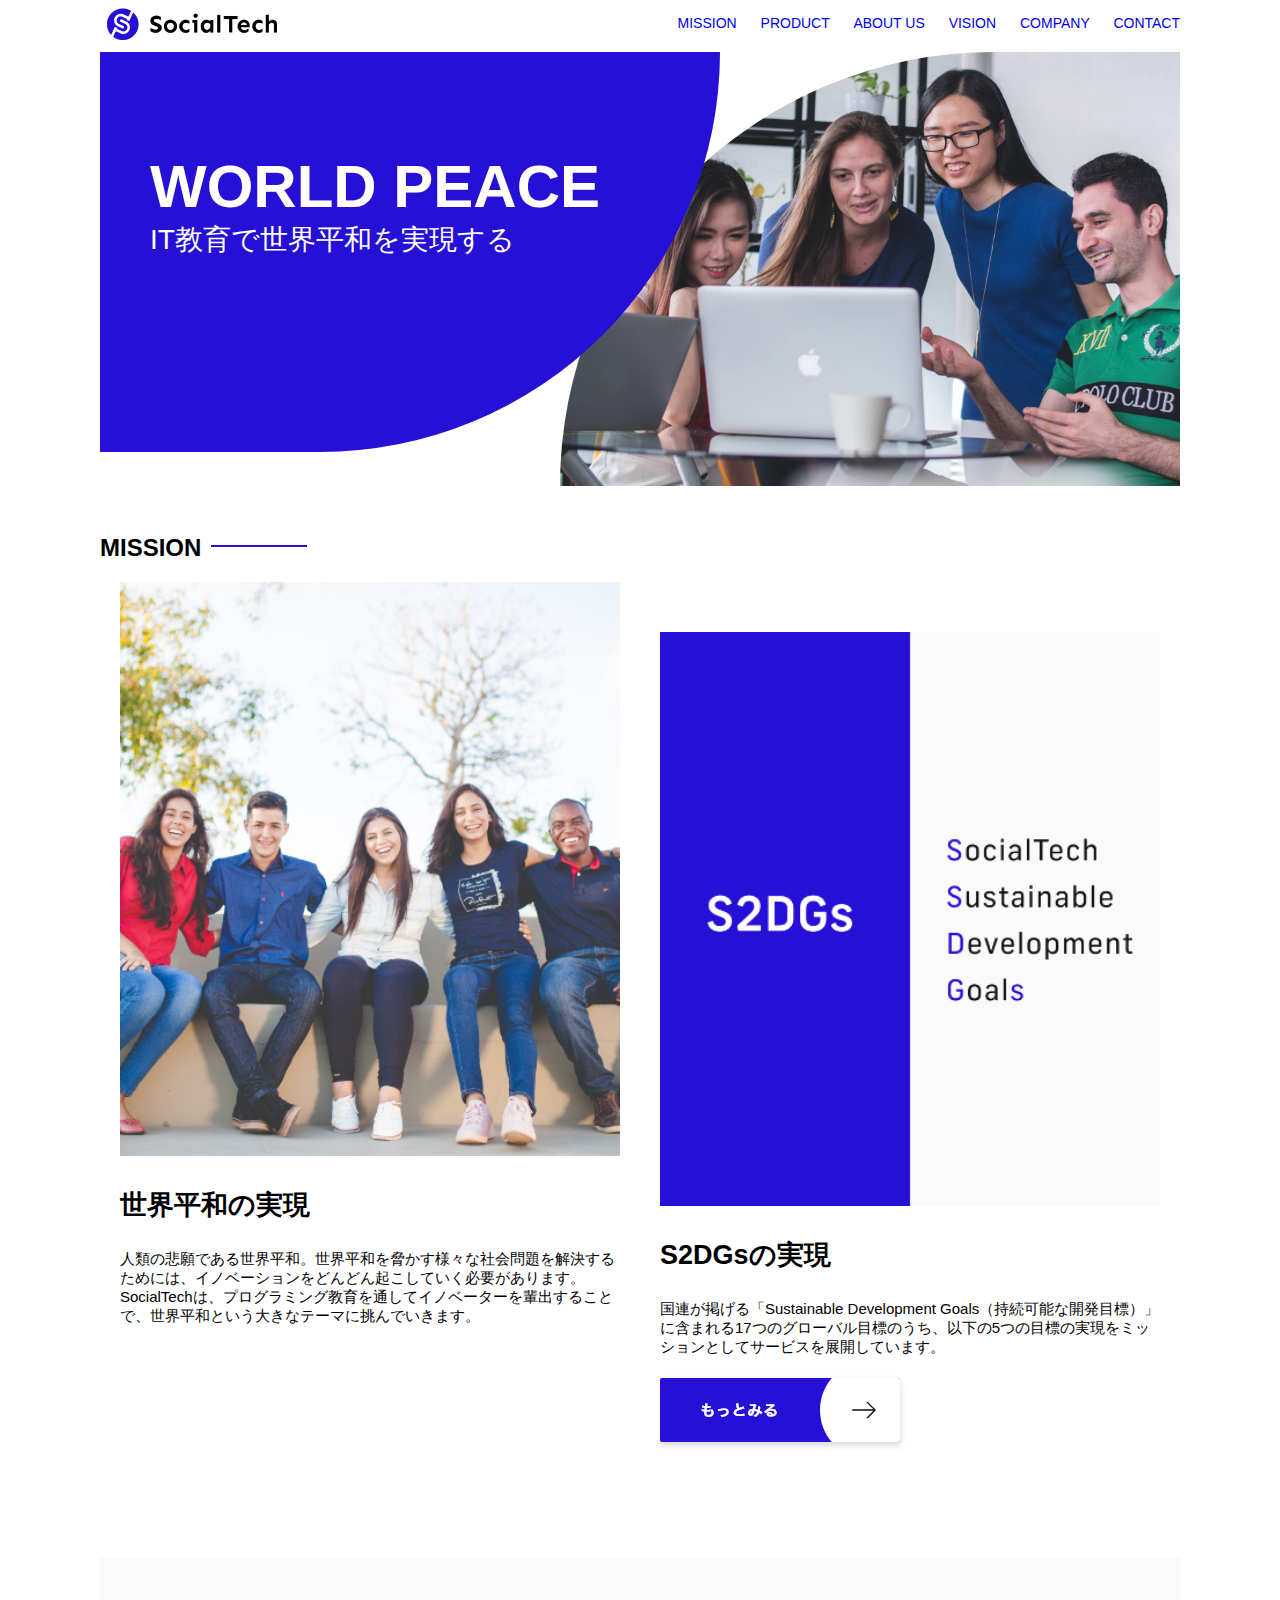
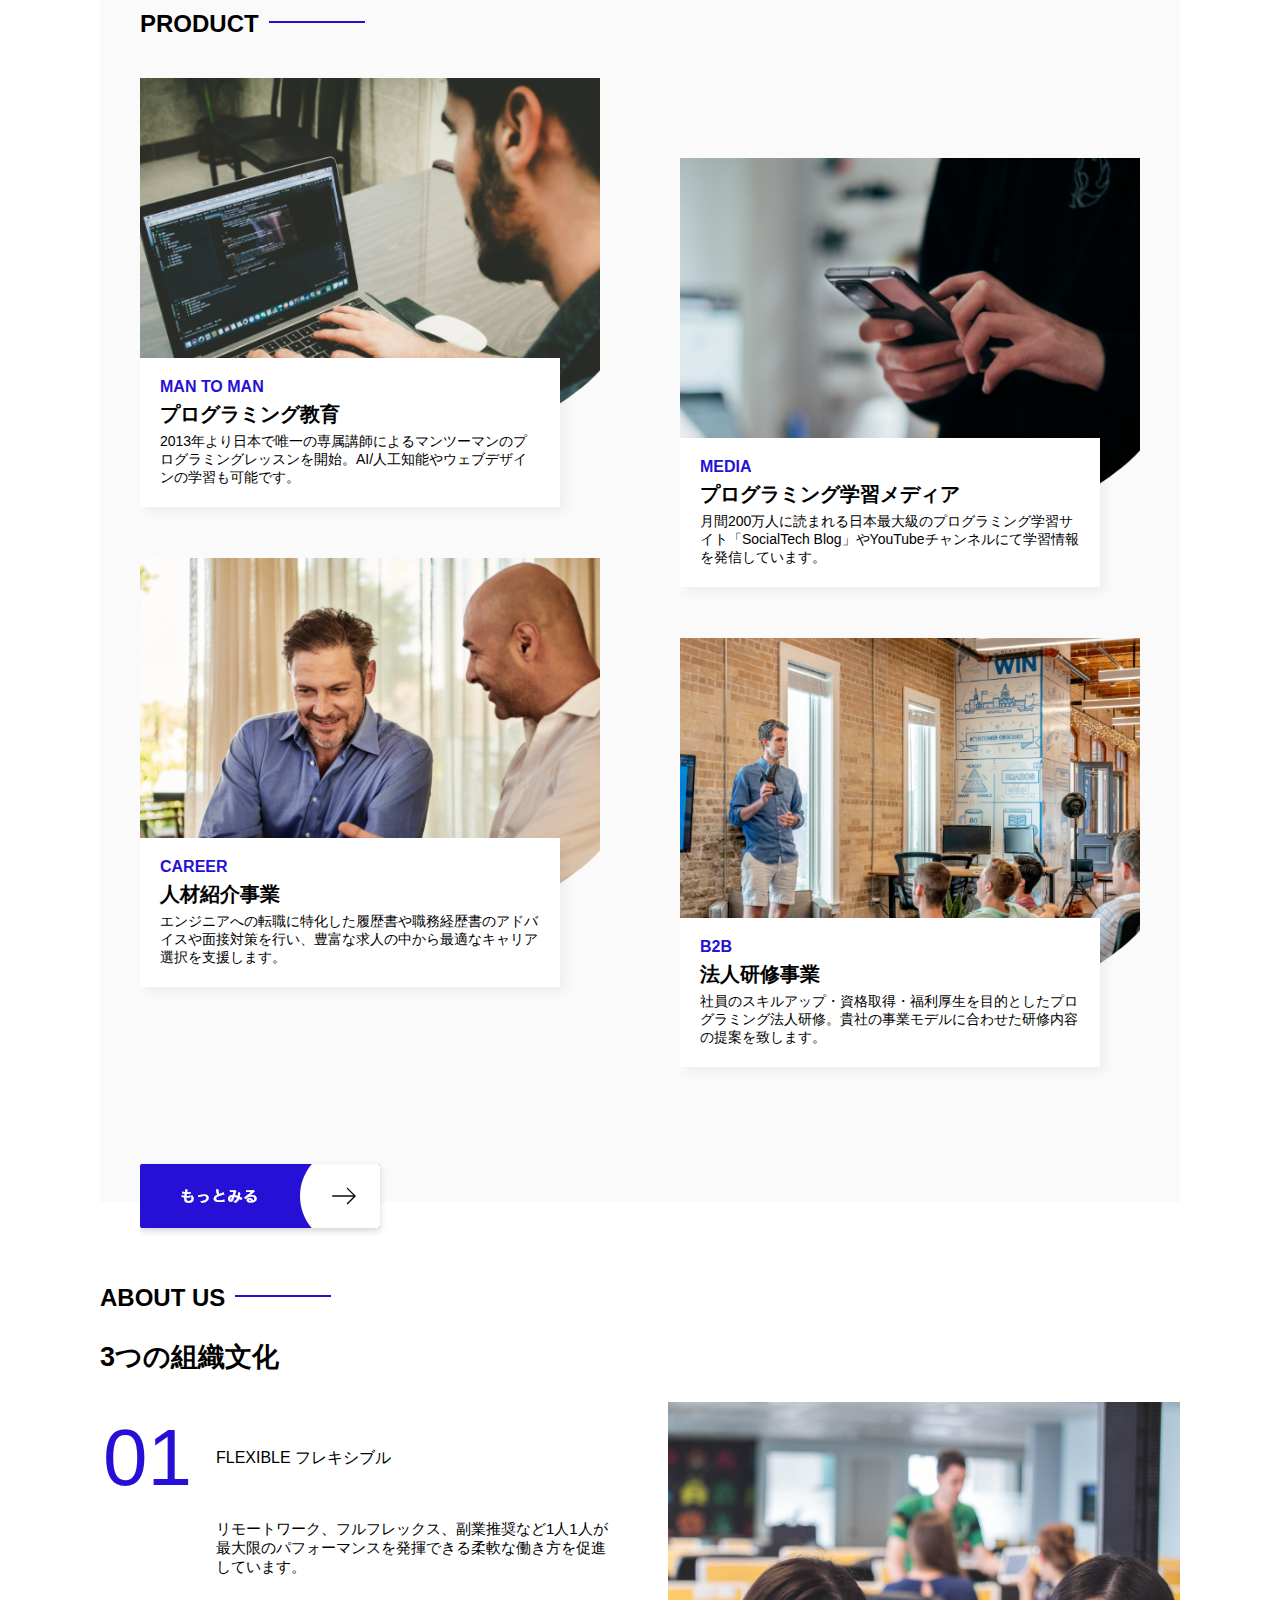
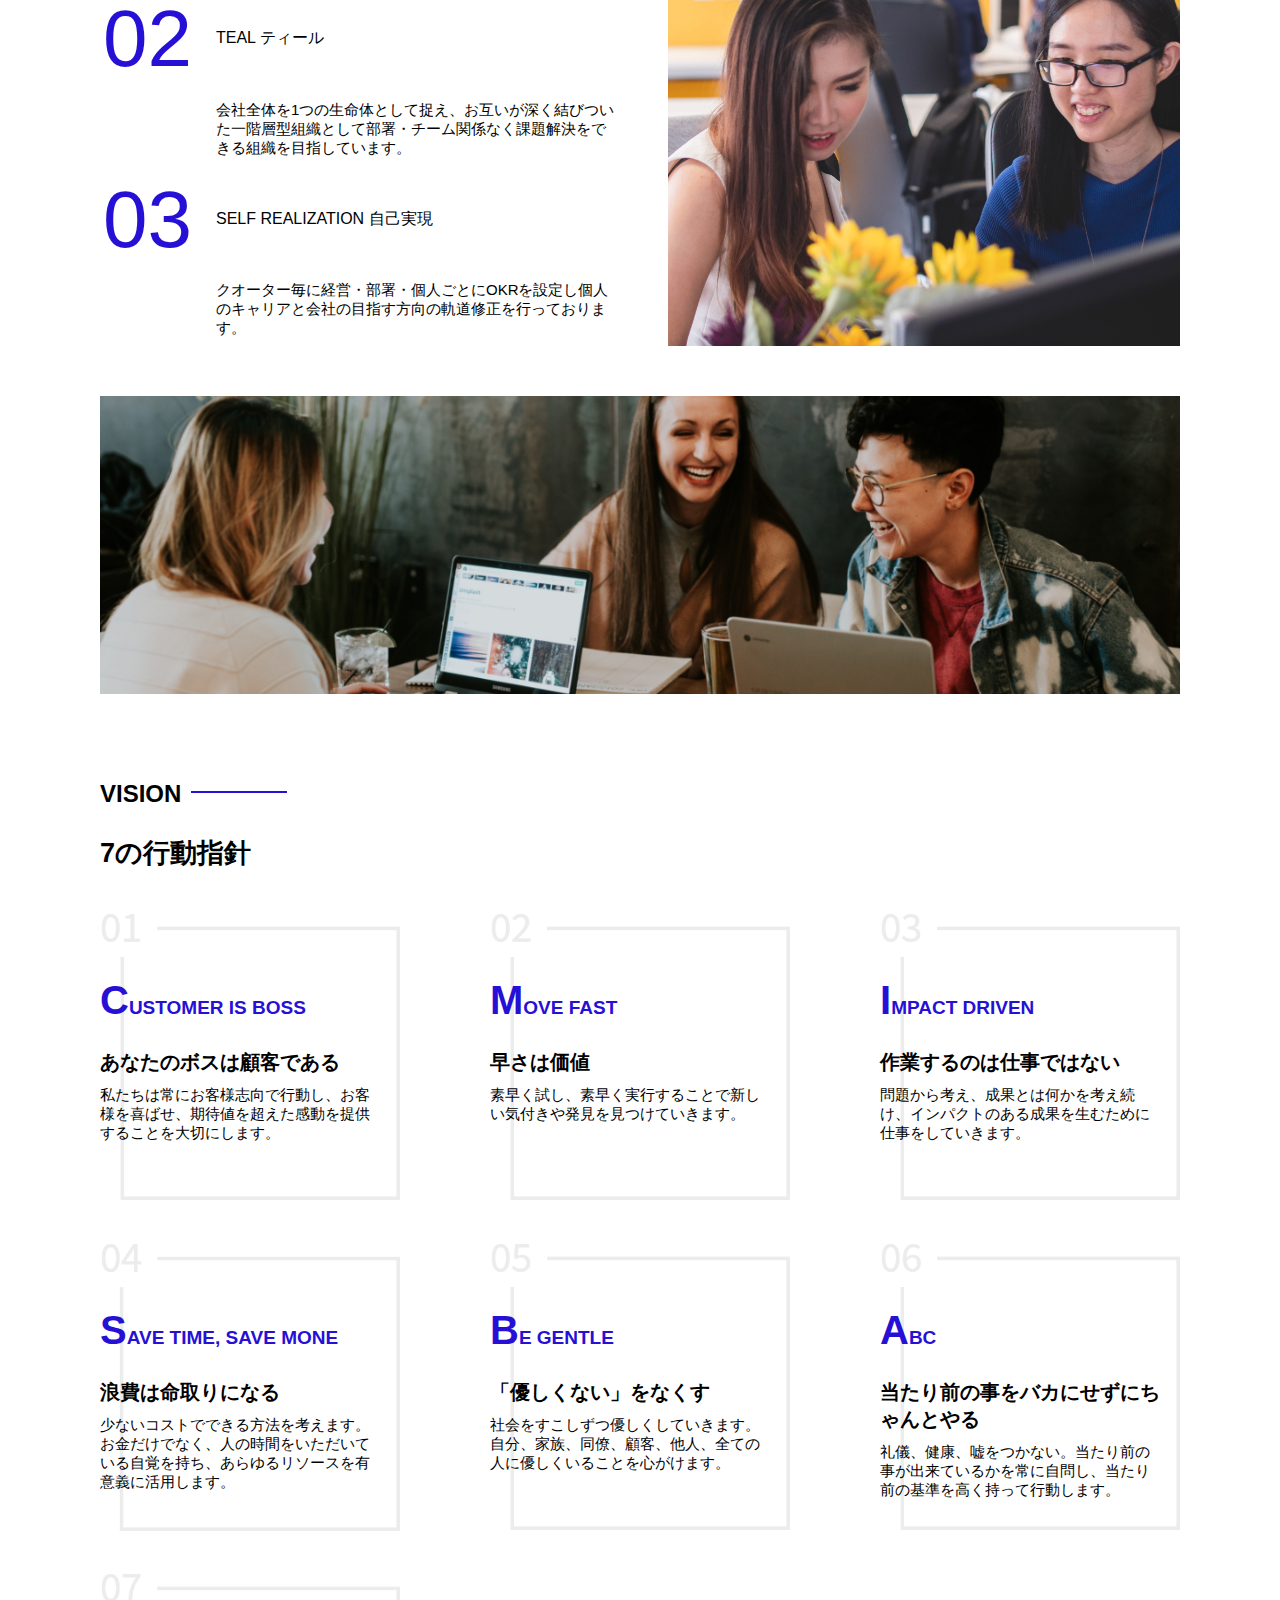
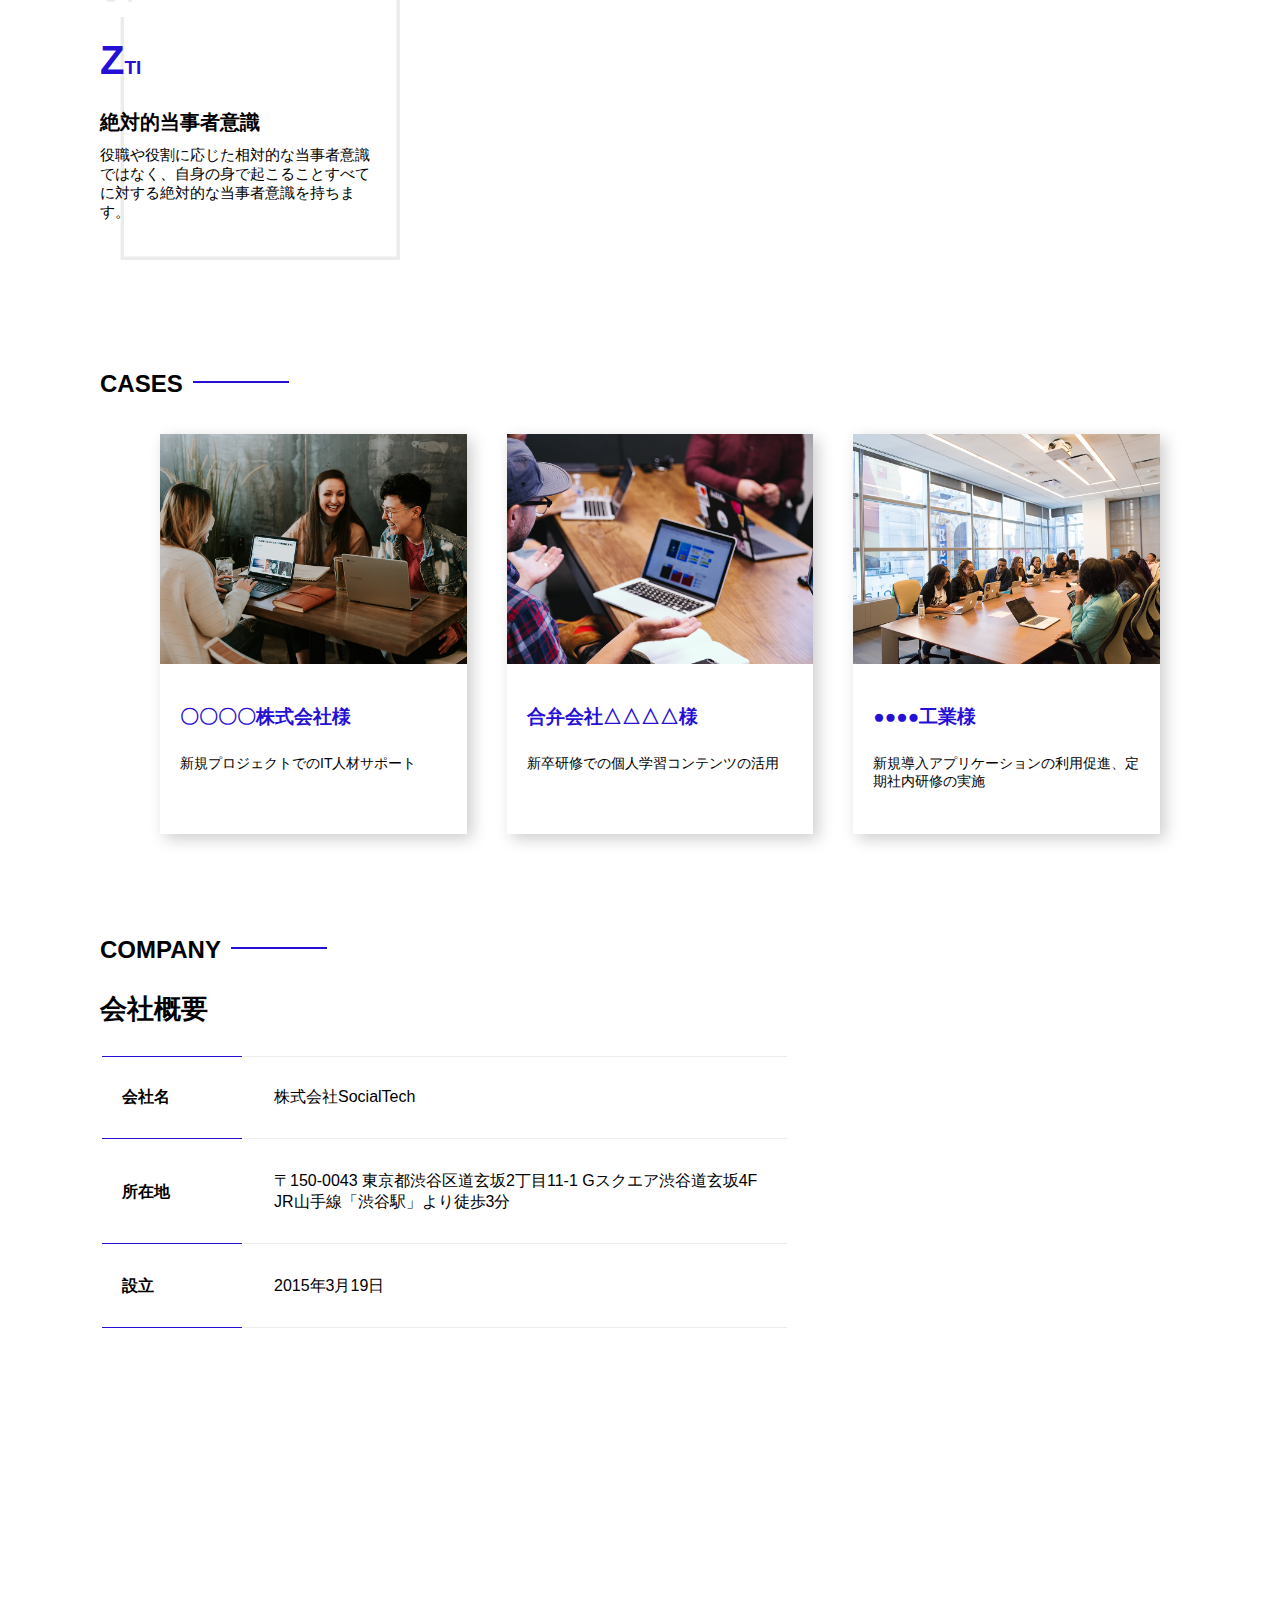
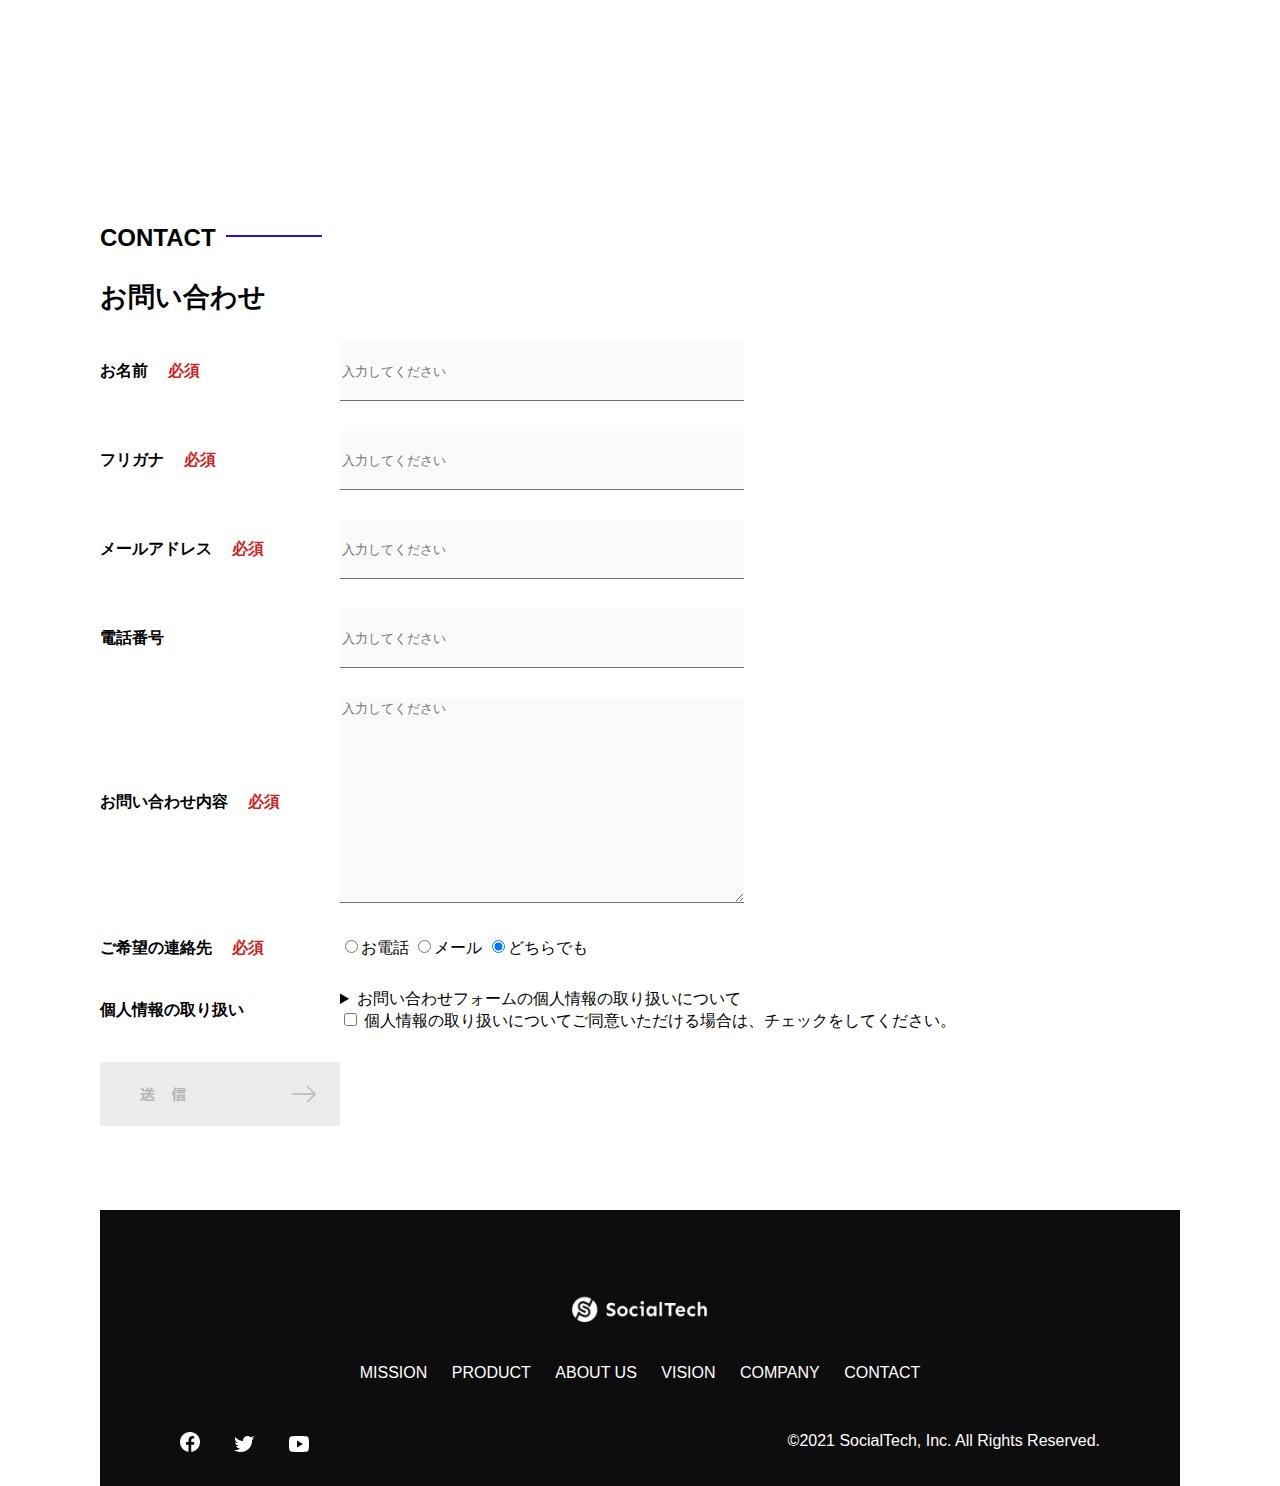
<file: index.html>
<!DOCTYPE html>
<html>

<head>
    <title>SocialTech</title>
    <meta charset="UTF-8">
    <meta name="description" content="SocialTechはEdTech業界のリーディングカンパニーを目指します。">
    <meta name="viewport" content="width=device-width, initial-scale=1.0">
    <link rel="stylesheet" href="style.css">
</head>

<body>
    <!-- ヘッダー -->
    <header>
        <!-- ロゴ -->
        <a href="index.html" id="logo"><img src="images/logo.png" alt="トップページに戻る"></a>

            <!-- PC用ナビゲーション -->
            <nav id="nav-pc">
                <a href="mission.html">MISSION</a>
                <a href="product.html">PRODUCT</a>
                <a href="index.html#aboutus">ABOUT US</a>
                <a href="index.html#vision">VISION</a>
                <a href="index.html#company">COMPANY</a>
                <a href="index.html#contact">CONTACT</a>
            </nav>

            <!-- スマホ用メニューボタン -->
            <img id="menu-sp" src="images/button-menu.png"  alt="ナビゲーションを開く" onclick="document.getElementById('nav-sp').style.display = 'block'">

            <!-- スマホ用ナビゲーション -->
            <nav id="nav-sp">
                <img id="close" src="images/button-close.png" alt="ナビゲーションを閉じる" onclick="document.getElementById('nav-sp').style.display = 'none'">
                <a id="logo-sp" href="index.html" onclick="document.getElementById('nav-sp').style.display = 'none'"><img src="images/logo-sp.png" alt="トップページに戻る"></a>
                <a class="menu" href="mission.html" onclick="document.getElementById('nav-sp').style.display = 'none'">MISSION</a>
                <a class="menu" href="product.html" onclick="document.getElementById('nav-sp').style.display = 'none'">PRODUCT</a>
                <a class="menu" href="index.html#aboutus" onclick="document.getElementById('nav-sp').style.display = 'none'">ABOUTUS</a>
                <a class="menu" href="index.html#vision" onclick="document.getElementById('nav-sp').style.display = 'none'">VISION</a>
                <a class="menu" href="index.html#company" onclick="document.getElementById('nav-sp').style.display = 'none'">COMPANY</a>
                <a class="menu" href="index.html#contact" onclick="document.getElementById('nav-sp').style.display = 'none'">CONTACT</a>
                <div id="sns">
                <a href="https://www.facebook.com/sejuku2013"><img src="images/button-facebook.png" alt="Facebookのリンク"></a>
                <a href="https://twitter.com/samuraijuku"><img src="images/button-twitter.png" alt="Twitterのリンク"></a>
                <a href="https://www.youtube.com/channel/UCCFOQO5aDK0xXam4cUQXT8g"><img src="images/button-youtube.png" alt="YouTubeのリンク"></a>
                </div>
            </nav>
    </header>
    <main>
        <article>
            <!-- メインビジュアル -->
            <section id="main-visual">
                <div id="main-message">
                    <h1>WORLD PEACE</h1>
                    <p>IT教育で世界平和を実現する</p>
                </div>
                <img src="images/index/index-main.png" alt="PCの周りに集まる多国籍の仲間たち">
            </section>
            <!--ミッション-->
            <section id="mission">
                <h2 class="index-h2">MISSION</h2>
                <div id="mission-flex">
                    <div>
                        <img id="mission-photo" src="images/index/index-mission.png"  alt="屋外のベンチで写真を撮影する多国籍の仲間たち">
                        <h3>世界平和の実現</h3>
                        <p>
                            人類の悲願である世界平和。世界平和を脅かす様々な社会問題を解決するためには、イノベーションをどんどん起こしていく必要があります。SocialTechは、プログラミング教育を通してイノベーターを輩出することで、世界平和という大きなテーマに挑んでいきます。
                        </p>
                    </div>
                    <div>
                        <img id="s2dgs" src="images/index/s2dgs.png" alt="S2DGs">
                        <h3>S2DGsの実現</h3>
                        <p>国連が掲げる「Sustainable Development Goals（持続可能な開発目標）」に含まれる17つのグローバル目標のうち、以下の5つの目標の実現をミッションとしてサービスを展開しています。</p>
                        <a href="mission.html">
                            <img src="images/button-more.png" alt="もっとみる">
                        </a>
                    </div>
                </div>
            </section>
            <!-- プロダクト -->
            <section id="product">
                <h2 class="index-h2">PRODUCT</h2>
                <div>
                    <div id="product-left">
                        <div>
                            <img class="product-photo" src="images/index/index-mantoman.png" alt="PCでコードを書く男性">
                            <div class="product-explain">
                                <span>MAN TO MAN</span>
                                <h3>プログラミング教育</h3>
                                <p>2013年より日本で唯一の専属講師によるマンツーマンのプログラミングレッスンを開始。AI/人工知能やウェブデザインの学習も可能です。</p>
                            </div>
                        </div>
                        <div>
                            <img class="product-photo" src="images/index/index-career.png" alt="笑顔で話し合う2人の男性">
                            <div class="product-explain">
                                <span>CAREER</span>
                                <h3>人材紹介事業</h3>
                                <p>エンジニアへの転職に特化した履歴書や職務経歴書のアドバイスや面接対策を行い、豊富な求人の中から最適なキャリア選択を支援します。</p>
                            </div>
                        </div>
                    </div>
                    <div id="product-right">
                        <div>
                            <img class="product-photo" src="images/index/index-media.png" alt="スマートフォンを操作する人">
                            <div class="product-explain">
                                <span>MEDIA</span>
                                <h3>プログラミング学習メディア</h3>
                                <p>月間200万人に読まれる日本最大級のプログラミング学習サイト「SocialTech Blog」やYouTubeチャンネルにて学習情報を発信しています。</p>
                            </div>
                        </div>
                        <div>
                            <img class="product-photo" src="images/index/index-b2b.png" alt="講演中の男性とそれを聴く人々">
                            <div class="product-explain">
                                <span>B2B</span>
                                <h3>法人研修事業</h3>
                                <p>社員のスキルアップ・資格取得・福利厚生を目的としたプログラミング法人研修。貴社の事業モデルに合わせた研修内容の提案を致します。</p>
                            </div>
                        </div>
                    </div>
                </div>
                <div>
                    <a id="product-more" href="product.html">
                        <img src="images/button-more.png" alt="もっとみる">
                    </a>
                </div>
            </section>
            <!---ABOUT US-->
            <section id="aboutus">
                <h2 class="index-h2">ABOUT US</h2>
                <h3>3つの組織文化</h3>
                <div>
                    <table class="culture-table">
                        <tr>
                            <td>
                                <spann class="culture-num">01</span>
                            </td>
                            <td>
                                <span>FLEXIBLE</span>
                                <span>フレキシブル</span>
                            </td>
                        </tr>
                        <tr>
                            <td>
                                <!--空のセル-->
                            </td>
                            <td>
                                <p class="culture-description">
                                    リモートワーク、フルフレックス、副業推奨など1人1人が最大限のパフォーマンスを発揮できる柔軟な働き方を促進しています。
                                </p>
                            </td>
                        </tr>
                        <tr>
                            <td>
                                <spann class="culture-num">02</span>
                            </td>
                            <td>
                                <span>TEAL</span>
                                <span>ティール</span>
                            </td>
                        </tr>
                        <tr>
                            <td>
                                <!--空のセル-->
                            </td>
                            <td>
                                <p class="culture-description">
                                    会社全体を1つの生命体として捉え、お互いが深く結びついた一階層型組織として部署・チーム関係なく課題解決をできる組織を目指しています。
                                </p>
                            </td>
                        </tr>
                        <tr>
                            <td>
                                <spann class="culture-num">03</span>
                            </td>
                            <td>
                                <span>SELF REALIZATION</span>
                                <span>自己実現</span>
                            </td>
                        </tr>
                        <tr>
                            <td>
                                <!--空のセル-->
                            </td>
                            <td>
                                <p class="culture-description">
                                    クオーター毎に経営・部署・個人ごとにOKRを設定し個人のキャリアと会社の目指す方向の軌道修正を行っております。
                                </p>
                            </td>
                        </tr>
                    </table>
                    <img class="culture-img" src="images/index/index-aboutus1.png" alt="笑顔で話し合う2人の女性">
                </div>
                <img class="culture-img2" src="images/index/index-aboutus2.png" alt="笑顔で話し合う3人の男女">
            </section>
            <!--VISION-->
            <section id="vision">
                <h2 class="index-h2">VISION</h2>
                <h3>7の行動指針</h3>
                <div>
                    <div class="vision-box">
                        <img src="images/index/vision-01.png" alt="01">
                        <span>
                            <h4>CUSTOMER IS BOSS</h4>
                            <h5>あなたのボスは顧客である</h5>
                            <p>私たちは常にお客様志向で行動し、お客様を喜ばせ、期待値を超えた感動を提供することを大切にします。</p>
                        </span>
                    </div>
                    <div class="vision-box">
                        <img src="images/index/vision-02.png" alt="02">
                        <span>
                            <h4>MOVE FAST</h4>
                            <h5>早さは価値</h5>
                            <p>素早く試し、素早く実行することで新しい気付きや発見を見つけていきます。</p>
                        </span>
                    </div>
                    <div class="vision-box">
                        <img src="images/index/vision-03.png" alt="03">
                        <span>
                            <h4>IMPACT DRIVEN</h4>
                            <h5>作業するのは仕事ではない</h5>
                            <p>問題から考え、成果とは何かを考え続け、インパクトのある成果を生むために仕事をしていきます。</p>
                        </span>
                    </div>
                    <div class="vision-box">
                        <img src="images/index/vision-04.png" alt="04">
                        <span>
                            <h4>SAVE TIME, SAVE MONE</h4>
                            <h5>浪費は命取りになる</h5>
                            <p>少ないコストでできる方法を考えます。お金だけでなく、人の時間をいただいている自覚を持ち、あらゆるリソースを有意義に活用します。</p>
                        </span>
                    </div>
                    <div class="vision-box">
                        <img src="images/index/vision-05.png" alt="05">
                        <span>
                            <h4>BE GENTLE</h4>
                            <h5>「優しくない」をなくす</h5>
                            <p>社会をすこしずつ優しくしていきます。自分、家族、同僚、顧客、他人、全ての人に優しくいることを心がけます。</p>
                        </span>
                    </div>
                    <div class="vision-box">
                        <img src="images/index/vision-06.png" alt="06">
                        <span>
                            <h4>ABC</h4>
                            <h5>当たり前の事をバカにせずにちゃんとやる</h5>
                            <p>礼儀、健康、嘘をつかない。当たり前の事が出来ているかを常に自問し、当たり前の基準を高く持って行動します。</p>
                        </span>
                    </div>
                    <div class="vision-box">
                        <img src="images/index/vision-07.png" alt="07">
                        <span>
                            <h4>ZTI</h4>
                            <h5>絶対的当事者意識</h5>
                            <p>役職や役割に応じた相対的な当事者意識ではなく、自身の身で起こることすべてに対する絶対的な当事者意識を持ちます。</p>
                        </span>
                    </div>
                </div>
            </section>
            <!--CASES-->
            <section id="cases">
                <h2 class="index-h2">CASES</h2>
                <ul>
                    <li class="case-card">
                        <img class="case-img" src="images/case-1.png" alt="仲良く語り合う3人">
                        <div class="case-info">
                            <h4 class="case-name">〇〇〇〇株式会社様</h4>
                            <p class="case-content">新規プロジェクトでのIT人材サポート</p>
                        </div>
                    </li>
                    <li class="case-card">
                        <img class="case-img" src="images/case-2.png" alt="PCでコンテンツを見る">
                        <div class="case-info">
                            <h4 class="case-name">合弁会社△△△△様</h4>
                            <p class="case-content">新卒研修での個人学習コンテンツの活用</p>
                        </div>
                    </li>
                    <li class="case-card">
                        <img class="case-img" src="images/case-3.png" alt="社内研修中の会議室">
                        <div class="case-info">
                            <h4 class="case-name">●●●●工業様</h4>
                            <p class="case-content">新規導入アプリケーションの利用促進、定期社内研修の実施</p>
                        </div>
                    </li>
                </ul>
            </section>
            <!-- COMPANY -->
            <section id="company">
                <h2  class="index-h2">COMPANY</h2>
                <h3>会社概要</h3>
                <table>
                    <tr>
                        <th class="tableheader-first">会社名</th>
                        <td class="cell-first">株式会社SocialTech</td>
                    </tr>
                    <tr>
                        <th class="tableheader">所在地</th>
                        <td class="cell">〒150-0043 東京都渋谷区道玄坂2丁目11-1 Gスクエア渋谷道玄坂4F<br>JR山手線「渋谷駅」より徒歩3分</td>
                    </tr>
                    <tr>
                        <th class="tableheader">設立</th>
                        <td class="cell">2015年3月19日</td>
                    </tr>
                </table>
                <iframe src="https://www.google.com/maps/embed?pb=!1m18!1m12!1m3!1d3241.7761306151356!2d139.6961907!3d35.6578869!2m3!1f0!2f0!3f0!3m2!1i1024!2i768!4f13.1!3m3!1m2!1s0x60188b55ffeee63f%3A0x73330361de4fb84f!2z44CSMTUwLTAwNDMg5p2x5Lqs6YO95riL6LC35Yy66YGT546E5Z2C77yS5LiB55uu77yR77yR4oiSMSBHIDRm!5e0!3m2!1sja!2sjp!4v1703540392420!5m2!1sja!2sjp"
                style="border:0;" allowfullscreen="" loading="lazy">
                </iframe>
            </section>
            <!-- お問い合わせフォーム -->
            <section id="contact">
                <h2 class="index-h2">CONTACT</h2>
                <h3>お問い合わせ</h3>
                <form action="https://api.staticforms.xyz/submit" method="post">
                    <input type="text" name="honeypot" style="display:none">
                    <!-- STATIC FORMSのアクセスキー -->
                    <input type="hidden" name="accessKey" value="xxxxxxxx-xxxx-xxxx-xxxx-xxxxxxxxxxxx">
                    <!--メールのタイトル-->
                    <input type="hidden" name="subject" value="お問い合わせフォーム" />
                    <!--送信先のメールアドレスをvalueに設定する-->
                    <input type="hidden" name="replyTo" value="akaaka.blue.0201@gmail.com">
                    <!--redirectToのURLは公開後のURLへリンクする-->
                    <input type="hidden" name="redirectTo" value="">
                    <div>
                        <div class="contact-heading">
                            <label class="contact-label">お名前<span class="contact-span">必須</span></label>
                        </div>
                        <div>
                            <input type="text" name="name" placeholder="入力してください" class="contact-textbox">
                        </div>
                    </div>
                    <div>
                        <div class="contact-heading">
                            <label class="contact-label">フリガナ<span class="contact-span">必須</span></label>
                        </div>
                        <div>
                            <input type="text" name="hurigana" placeholder="入力してください" class="contact-textbox">
                        </div>
                    </div>
                    <div>
                        <div class="contact-heading">
                            <label class="contact-label">メールアドレス<span class="contact-span">必須</span></label>
                        </div>
                        <div>
                            <input type="text" name="email" placeholder="入力してください" class="contact-textbox">
                        </div>
                    </div>
                    <div>
                        <div class="contact-heading">
                            <label class="contact-label">電話番号</label>
                        </div>
                        <div>
                            <input type="text" name="tel" placeholder="入力してください" class="contact-textbox">
                        </div>
                    </div>
                    <div>
                        <div class="contact-heading">
                            <label class="contact-label">お問い合わせ内容<span class="contact-span">必須</span></label>
                        </div>
                        <div>
                            <textarea class="contact-textarea" placeholder="入力してください" name="message"></textarea>
                        </div>
                    </div>
                    <div>
                        <div class="contact-heading">
                            <label class="contact-label">ご希望の連絡先<span class="contact-span">必須</span></label>
                        </div>
                        <div>
                            <input class="radiobutton" type="radio" value="tel" name="contact" checked><label>お電話</label>
                            <input class="radiobutton" type="radio" value="mail" name="contact" checked><label>メール</label>
                            <input class="radiobutton" type="radio" value="both" name="contact" checked><label>どちらでも</label>
                        </div>
                    </div>
                    <div>
                        <div class="contact-heading">
                            <label class="contact-label">個人情報の取り扱い</label>
                        </div>
                        <div>
                            <details>
                                <summary>お問い合わせフォームの個人情報の取り扱いについて</summary>
                                <div>
                                    <span>１．組織の名称又は氏名</span><br>
                                    株式会社SocialTech<br><br>
                                    <span>２．個人情報保護管理者（若しくはその代理人）の氏名又は職名、所属及び連絡先
                                            鈴木 一郎 コーポレート部</span><br>
                                        メールアドレス：support@socialtech.net<br>
                                        TEL：03-xxxx-xxxx<br>
                                        <span>３．個人情報の利用目的</span><br>
                                        ・本サービス及び本サービスに関連する情報の提供又はそれらに関する連絡のため<br>
                                        ・ユーザーの本人確認のため<br>
                                        ・当社サービスのご案内のため<br>
                                        ・当社の商品等の広告または宣伝（電子メールによるものを含むものとします。）<br><br>
                                        <span>４．個人情報の取り扱い業務の委託</span><br>
                                        個人情報の取扱業務の全部または一部を外部に業務委託する場合があります。<br>
                                        その際、弊社は、個人情報を適切に保護できる管理体制を敷き実行していることを条件として<br>
                                        委託先を厳選したうえで、機密保持契約を委託先と締結し、お客様の個人情報を厳密に管理させます。<br><br>
                                        <span>５．個人情報の開示等の請求</span><br>
                                        お客様は、弊社に対してご自身の個人情報の開示等（利用目的の通知、開示、内容の訂正・追加・削除、利用の停止または消去、第三者への提供の停止）に関して、当社問合わせ窓口に申し出ることができます。<br>
                                        その際、弊社はお客様ご本人を確認させていただいたうえで、合理的な期間内に対応いたします。<br><br>
                                        なお、個人情報に関する弊社問合わせ先は、次の通りです。<br><br>
                                        株式会社SocialTech　個人情報問合せ窓口<br>
                                        〒150-0043　東京都渋谷区道玄坂2丁目11-1 Ｇスクエア渋谷道玄坂 4F<br>
                                        メールアドレス：support@socialtech.net　TEL：03-xxxx-xxxx<br><br>
                                        <span>６．個人情報を提供されることの任意性について</span><br><br>
                                        お客様がご自身の個人情報を弊社に提供されるか否かは、お客様のご判断によりますが、もしご提供されない場合には、適切なサービスが提供できない場合がありますので予めご了承ください。
                                </div>
                            </details>
                            <input type="checkbox" name="agree">
                            <span>個人情報の取り扱いについてご同意いただける場合は、チェックをしてください。</span>
                        </div>
                    </div>
                        <input type="image" src="images/button-submit.png" alt="送信する">
                </form>
            </section>
        </article>
        <footer>
            <div id="footer-logo">
                <img src="images/logo-sp.png" alt="SocialTech">
            </div>
            <div id="footer-link">
                <a href="mission.html">MISSION</a>
                <a href="product.html">PRODUCT</a>
                <a href="index.html#aboutus">ABOUT US</a>
                <a href="index.html#vision">VISION</a>
                <a href="index.html#company">COMPANY</a>
                <a href="index.html#contact">CONTACT</a>
            </div>
            <div id="sns-footer">
                <a href="https://www.facebook.com/sejuku2013"><img src="images/button-facebook.png" alt="Facebookのリンク"></a>
                <a href="https://twitter.com/samuraijuku"><img src="images/button-twitter.png" alt="Twitterのリンク"></a>
                <a href="https://www.youtube.com/channel/UCCFOQO5aDK0xXam4cUQXT8g"><img src="images/button-youtube.png" alt="YouTubeのリンク"></a>
                <span id="copyright">&copy;2021 SocialTech, Inc. All Rights Reserved. </span>
            </div>
        </footer>
    </main>
</body>


</html>
</file>
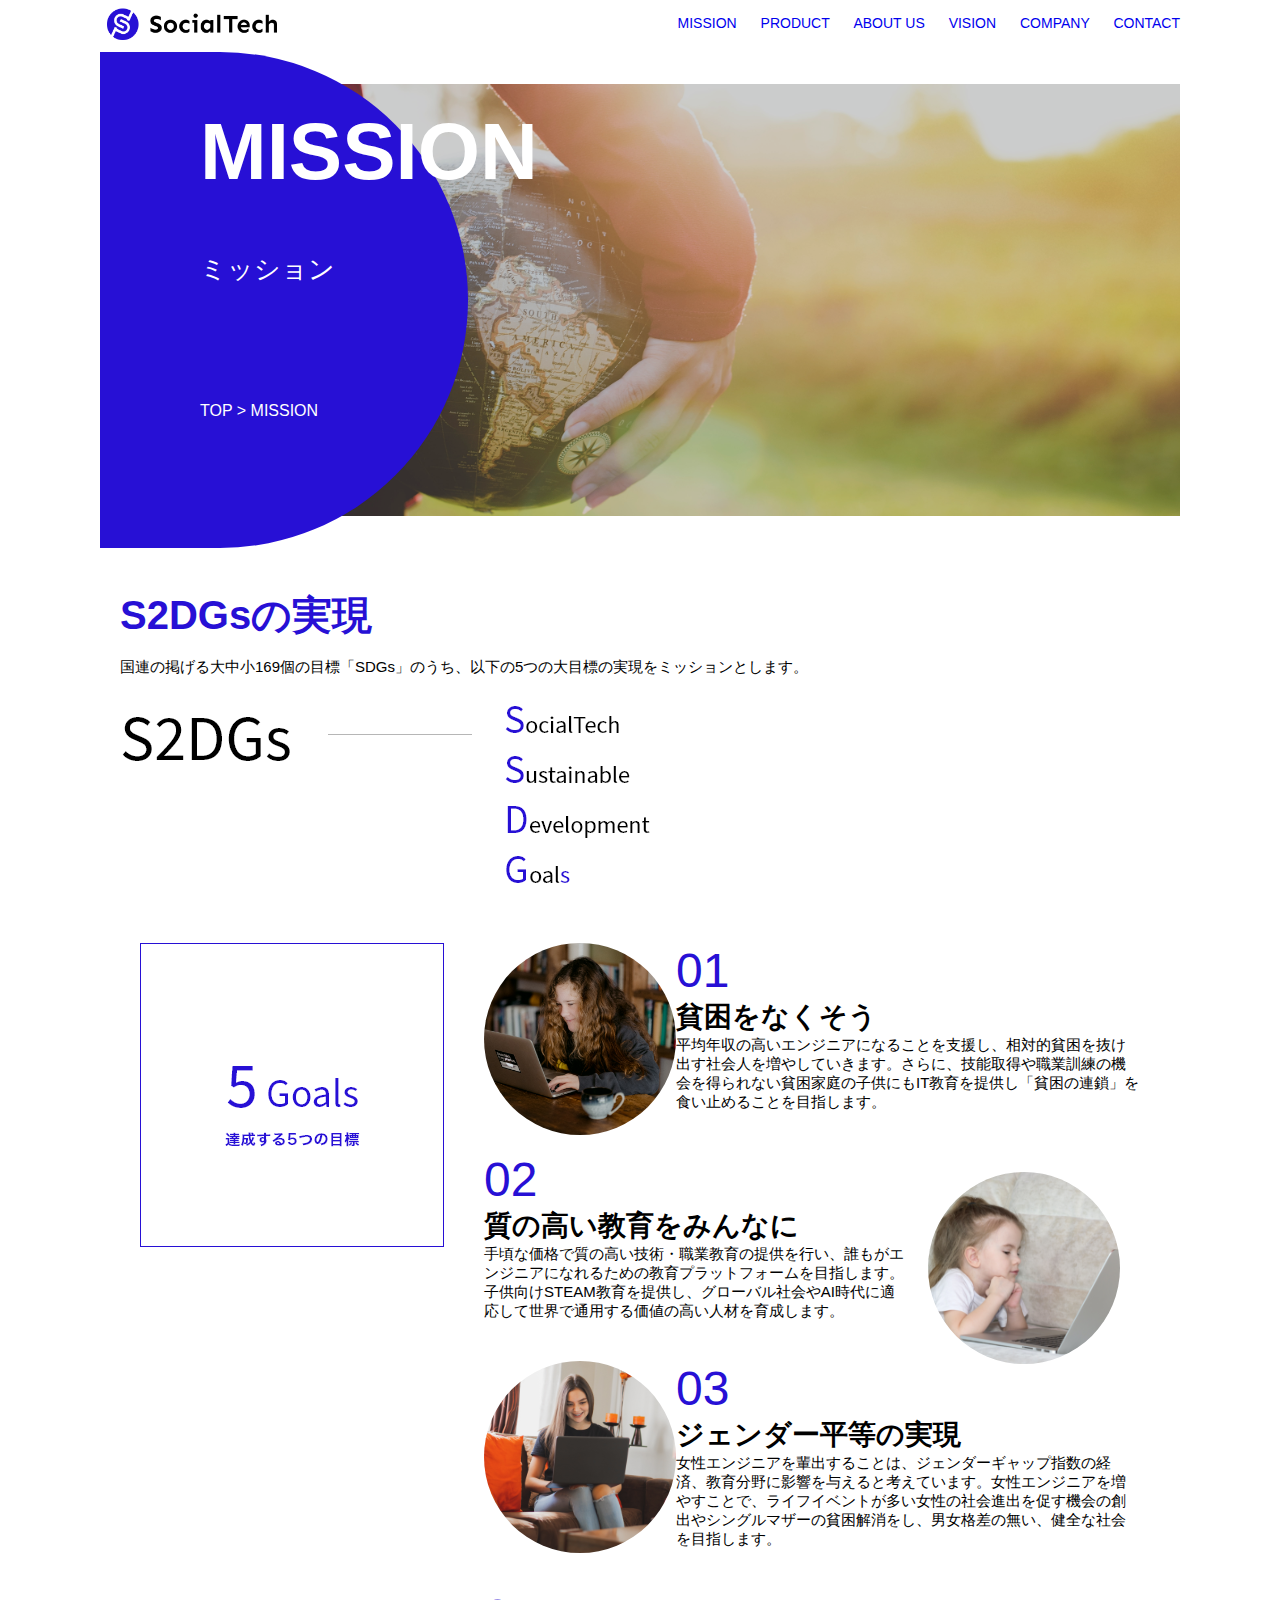
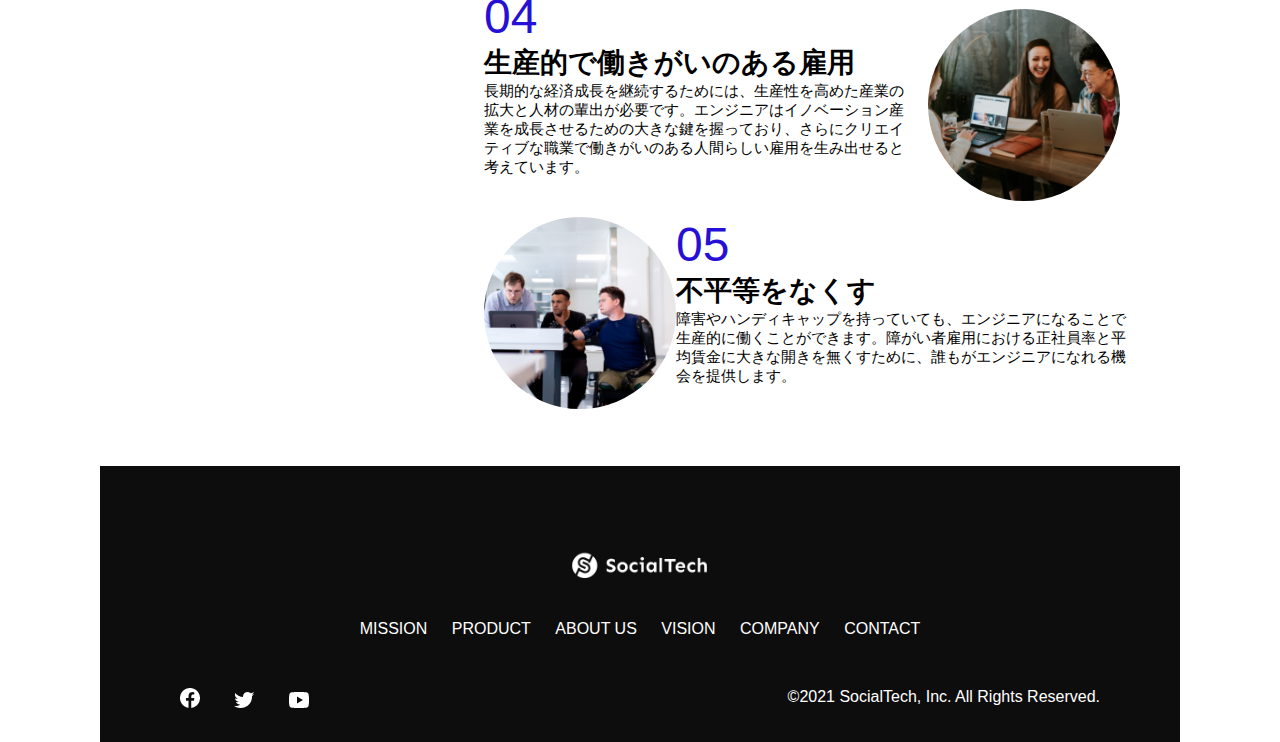
<file: mission.html>
<!DOCTYPE html>
<html>

<head>
    <title>SocialTech - MISSION ミッション -</title>
    <meta charset="UTF-8">
    <meta name="description" content="SocialTechが目指す5つの目標（S2DGs）を紹介します">
    <meta name="viewport" content="width=device-width, initial-scale=1.0">
    <link rel="stylesheet" href="style.css">
</head>

<body>
    <!-- ヘッダー -->
    <header>
        <!-- ロゴ -->
        <a href="index.html" id="logo"><img src="images/logo.png" alt="トップページに戻る"></a>

            <!-- PC用ナビゲーション -->
            <nav id="nav-pc">
                <a href="mission.html">MISSION</a>
                <a href="product.html">PRODUCT</a>
                <a href="index.html#aboutus">ABOUT US</a>
                <a href="index.html#vision">VISION</a>
                <a href="index.html#company">COMPANY</a>
                <a href="index.html#contact">CONTACT</a>
            </nav>

            <!-- スマホ用メニューボタン -->
            <img id="menu-sp" src="images/button-menu.png"  alt="ナビゲーションを開く" onclick="document.getElementById('nav-sp').style.display = 'block'">

            <!-- スマホ用ナビゲーション -->
            <nav id="nav-sp">
                <img id="close" src="images/button-close.png" alt="ナビゲーションを閉じる" onclick="document.getElementById('nav-sp').style.display = 'none'">
                <a id="logo-sp" href="index.html" onclick="document.getElementById('nav-sp').style.display = 'none'"><img src="images/logo-sp.png" alt="トップページに戻る"></a>
                <a class="menu" href="mission.html" onclick="document.getElementById('nav-sp').style.display = 'none'">MISSION</a>
                <a class="menu" href="product.html" onclick="document.getElementById('nav-sp').style.display = 'none'">PRODUCT</a>
                <a class="menu" href="index.html#aboutus" onclick="document.getElementById('nav-sp').style.display = 'none'">ABOUTUS</a>
                <a class="menu" href="index.html#vision" onclick="document.getElementById('nav-sp').style.display = 'none'">VISION</a>
                <a class="menu" href="index.html#company" onclick="document.getElementById('nav-sp').style.display = 'none'">COMPANY</a>
                <a class="menu" href="index.html#contact" onclick="document.getElementById('nav-sp').style.display = 'none'">CONTACT</a>
                <div id="sns">
                <a href="https://www.facebook.com/sejuku2013"><img src="images/button-facebook.png" alt="Facebookのリンク"></a>
                <a href="https://twitter.com/samuraijuku"><img src="images/button-twitter.png" alt="Twitterのリンク"></a>
                <a href="https://www.youtube.com/channel/UCCFOQO5aDK0xXam4cUQXT8g"><img src="images/button-youtube.png" alt="YouTubeのリンク"></a>
                </div>
            </nav>
    </header>
    <main>
        <article>
            <section id="mission-main">
                <div id="mission-title">
                    <h1>MISSION</h1>
                    <span>ミッション</span>
                    <div>TOP > MISSION</div>
                </div>
            </section>
            <section id="mission-s2dgs">
                <h2 class="mission-h2">S2DGsの実現</h1>
                <p>国連の掲げる大中小169個の目標「SDGs」のうち、以下の5つの大目標の実現をミッションとします。</p>
                <img src="images/mission/mission-s2dgs.png" alt="S2DGs">
            </section>
            <section id="mission-5goals">
                <div>
                    <img id="s2dgs-image" src="images/mission/mission-5goals.png" alt="5Goals">
                </div>
                <div>
                    <div>
                        <img class="fivegoals-image-left" src="images/mission/mission-5goals01.png" alt="PCを操作する女の子">
                        <span class="fivegoals-number">01</span>
                        <h3 class="fivegoals-h3">貧困をなくそう</h3>
                        <p class="fivegoals-p">平均年収の高いエンジニアになることを支援し、相対的貧困を抜け出す社会人を増やしていきます。さらに、技能取得や職業訓練の機会を得られない貧困家庭の子供にもIT教育を提供し「貧困の連鎖」を食い止めることを目指します。</p>
                    </div>
                    <div>
                        <img class="fivegoals-image-right" src="images/mission/mission-5goals02.png" alt="PCを見つめる小さい女の子">
                        <span class="fivegoals-number">02</span>
                        <h3 class="fivegoals-h3">質の高い教育をみんなに</h3>
                        <p class="fivegoals-p">手頃な価格で質の高い技術・職業教育の提供を行い、誰もがエンジニアになれるための教育プラットフォームを目指します。子供向けSTEAM教育を提供し、グローバル社会やAI時代に適応して世界で通用する価値の高い人材を育成します。</p>
                    </div>
                    <div>
                        <img class="fivegoals-image-left" src="images/mission/mission-5goals03.png" alt="PCを操作する女性">
                        <span class="fivegoals-number">03</span>
                        <h3 class="fivegoals-h3">ジェンダー平等の実現</h3>
                        <p class="fivegoals-p">女性エンジニアを輩出することは、ジェンダーギャップ指数の経済、教育分野に影響を与えると考えています。女性エンジニアを増やすことで、ライフイベントが多い女性の社会進出を促す機会の創出やシングルマザーの貧困解消をし、男女格差の無い、健全な社会を目指します。</p>
                    </div>
                    <div>
                        <img class="fivegoals-image-right" src="images/mission/mission-5goals04.png" alt="笑顔で話し合う3人の男女">
                        <span class="fivegoals-number">04</span>
                        <h3 class="fivegoals-h3">生産的で働きがいのある雇用</h3>
                        <p class="fivegoals-p">長期的な経済成長を継続するためには、生産性を高めた産業の拡大と人材の輩出が必要です。エンジニアはイノベーション産業を成長させるための大きな鍵を握っており、さらにクリエイティブな職業で働きがいのある人間らしい雇用を生み出せると考えています。</p>
                    </div>
                    <div>
                        <img class="fivegoals-image-left" src="images/mission/mission-5goals05.png" alt="障害を持つ男性が生き生きと働く様子">
                        <span class="fivegoals-number">05</span>
                        <h3 class="fivegoals-h3">不平等をなくす</h3>
                        <p class="fivegoals-p">障害やハンディキャップを持っていても、エンジニアになることで生産的に働くことができます。障がい者雇用における正社員率と平均賃金に大きな開きを無くすために、誰もがエンジニアになれる機会を提供します。</p>
                    </div>
                </div>
            </section>
        </article>
        <footer>
            <div id="footer-logo">
                <img src="images/logo-sp.png" alt="SocialTech">
            </div>
            <div id="footer-link">
                <a href="mission.html">MISSION</a>
                <a href="product.html">PRODUCT</a>
                <a href="index.html#aboutus">ABOUT US</a>
                <a href="index.html#vision">VISION</a>
                <a href="index.html#company">COMPANY</a>
                <a href="index.html#contact">CONTACT</a>
            </div>
            <div id="sns-footer">
                <a href="https://www.facebook.com/sejuku2013"><img src="images/button-facebook.png" alt="Facebookのリンク"></a>
                <a href="https://twitter.com/samuraijuku"><img src="images/button-twitter.png" alt="Twitterのリンク"></a>
                <a href="https://www.youtube.com/channel/UCCFOQO5aDK0xXam4cUQXT8g"><img src="images/button-youtube.png" alt="YouTubeのリンク"></a>
                <span id="copyright">&copy;2021 SocialTech, Inc. All Rights Reserved. </span>
            </div>
        </footer>
    </main>
</body>


</html>
</file>
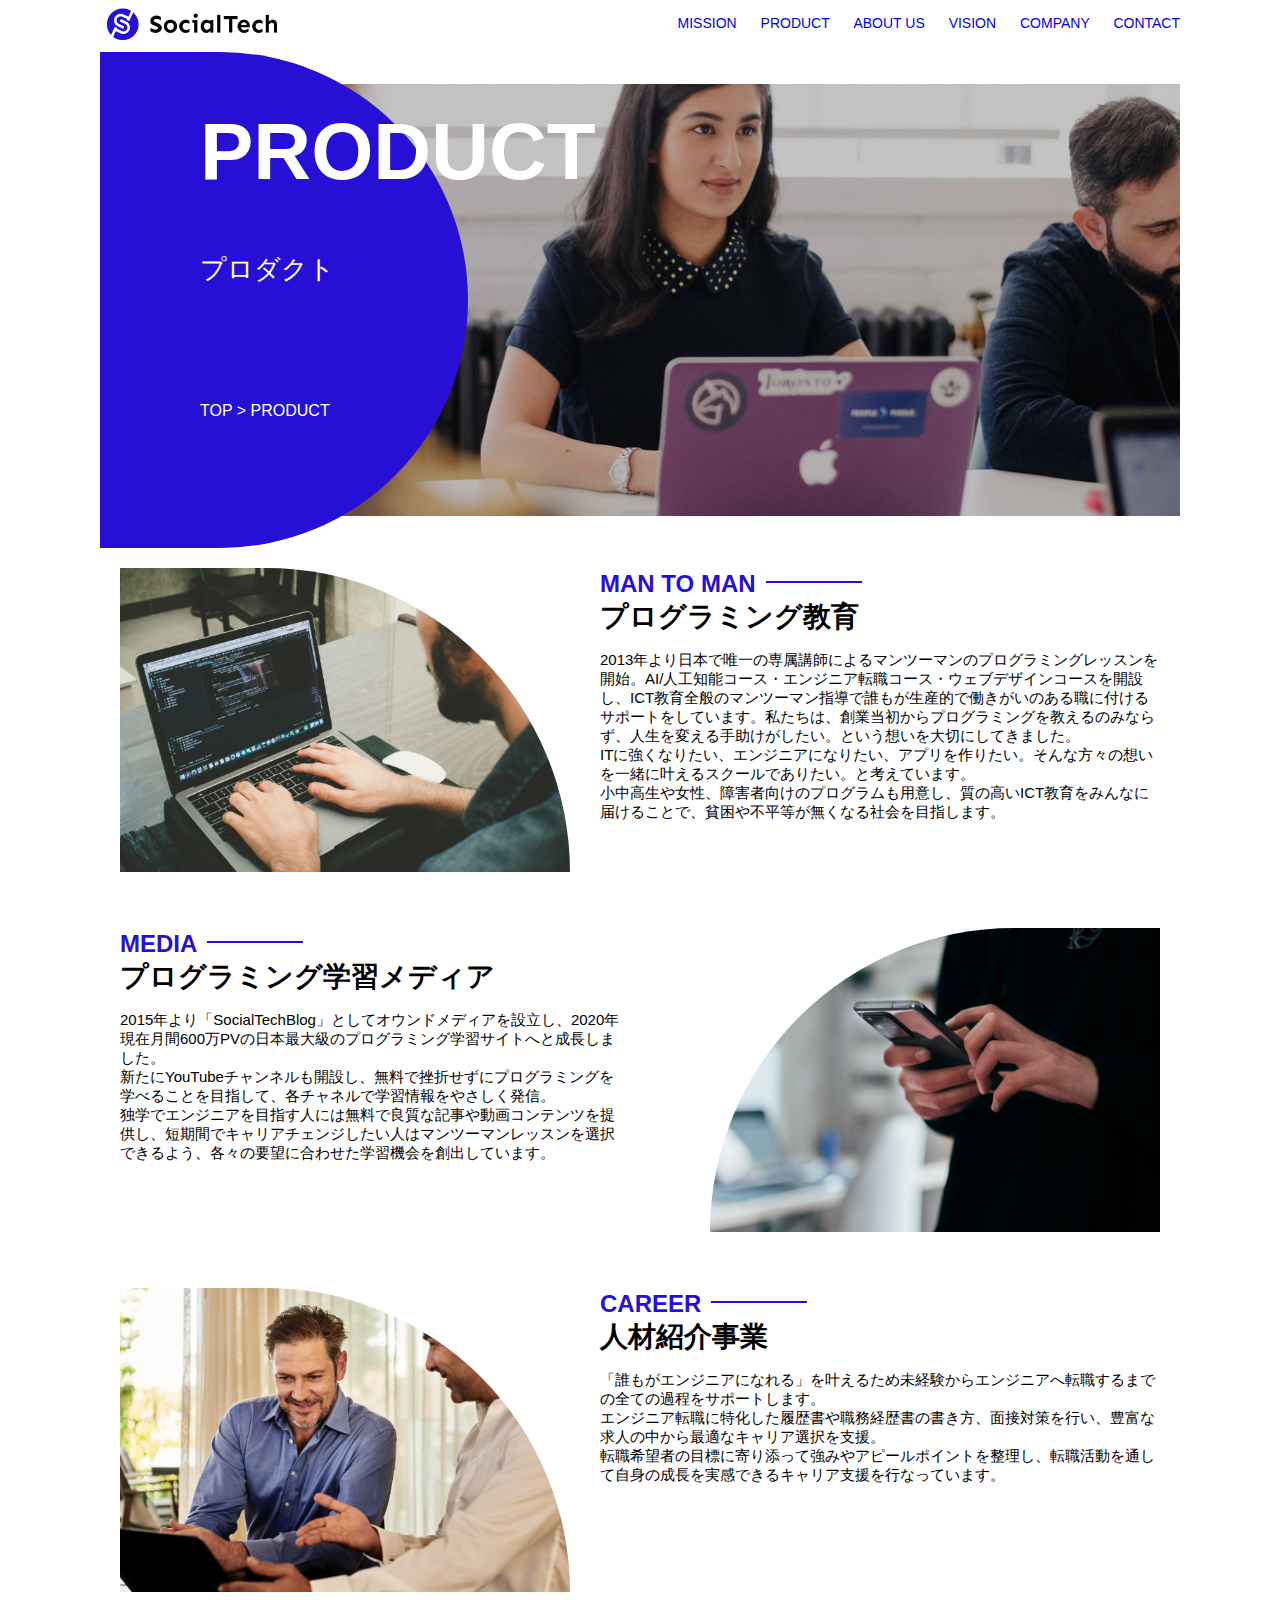
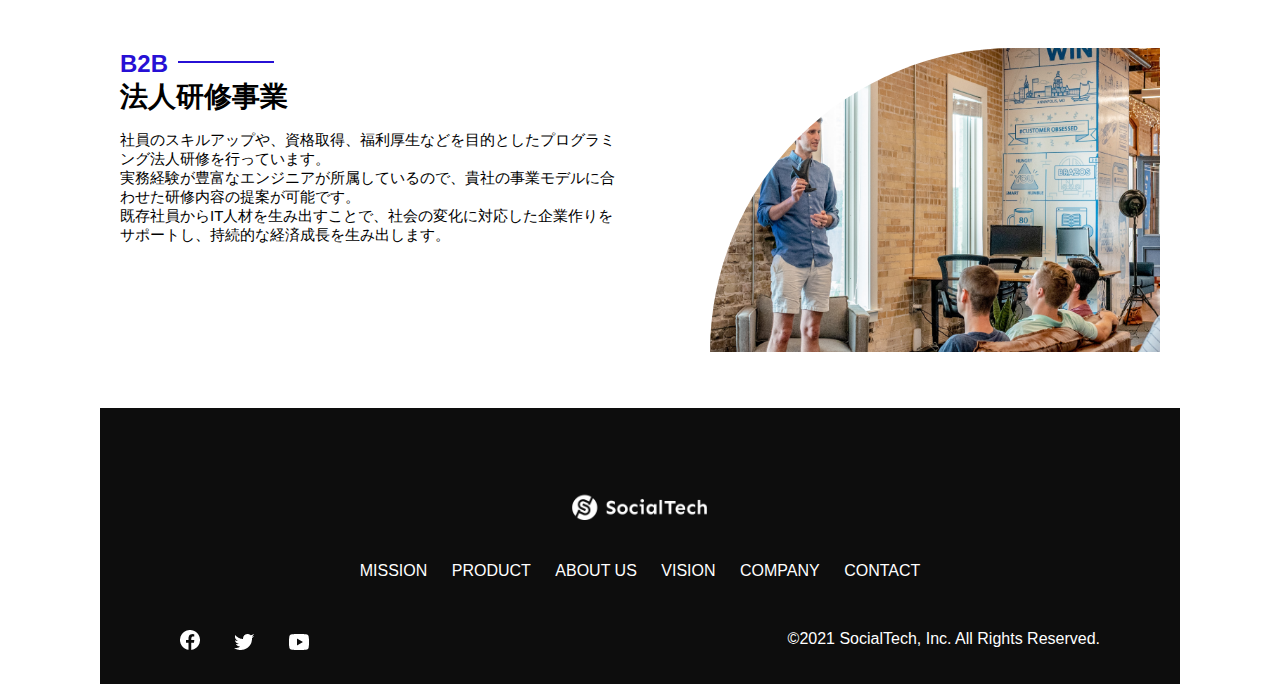
<file: product.html>
<!DOCTYPE html>
<html>

<head>
    <title>SocialTech -PRODUCT プロダクト-</title>
    <meta charset="UTF-8">
    <meta name="description" content="SocialTechの4つのプロダクトを紹介します">
    <meta name="viewport" content="width=device-width, initial-scale=1.0">
    <link rel="stylesheet" href="style.css">
</head>

<body>
    <!-- ヘッダー -->
    <header>
        <!-- ロゴ -->
        <a href="index.html" id="logo"><img src="images/logo.png" alt="トップページに戻る"></a>

            <!-- PC用ナビゲーション -->
            <nav id="nav-pc">
                <a href="mission.html">MISSION</a>
                <a href="product.html">PRODUCT</a>
                <a href="index.html#aboutus">ABOUT US</a>
                <a href="index.html#vision">VISION</a>
                <a href="index.html#company">COMPANY</a>
                <a href="index.html#contact">CONTACT</a>
            </nav>

            <!-- スマホ用メニューボタン -->
            <img id="menu-sp" src="images/button-menu.png"  alt="ナビゲーションを開く" onclick="document.getElementById('nav-sp').style.display = 'block'">

            <!-- スマホ用ナビゲーション -->
            <nav id="nav-sp">
                <img id="close" src="images/button-close.png" alt="ナビゲーションを閉じる" onclick="document.getElementById('nav-sp').style.display = 'none'">
                <a id="logo-sp" href="index.html" onclick="document.getElementById('nav-sp').style.display = 'none'"><img src="images/logo-sp.png" alt="トップページに戻る"></a>
                <a class="menu" href="mission.html" onclick="document.getElementById('nav-sp').style.display = 'none'">MISSION</a>
                <a class="menu" href="product.html" onclick="document.getElementById('nav-sp').style.display = 'none'">PRODUCT</a>
                <a class="menu" href="index.html#aboutus" onclick="document.getElementById('nav-sp').style.display = 'none'">ABOUTUS</a>
                <a class="menu" href="index.html#vision" onclick="document.getElementById('nav-sp').style.display = 'none'">VISION</a>
                <a class="menu" href="index.html#company" onclick="document.getElementById('nav-sp').style.display = 'none'">COMPANY</a>
                <a class="menu" href="index.html#contact" onclick="document.getElementById('nav-sp').style.display = 'none'">CONTACT</a>
                <div id="sns">
                <a href="https://www.facebook.com/sejuku2013"><img src="images/button-facebook.png" alt="Facebookのリンク"></a>
                <a href="https://twitter.com/samuraijuku"><img src="images/button-twitter.png" alt="Twitterのリンク"></a>
                <a href="https://www.youtube.com/channel/UCCFOQO5aDK0xXam4cUQXT8g"><img src="images/button-youtube.png" alt="YouTubeのリンク"></a>
                </div>
            </nav>
    </header>
    <main>
        <article>
            <section id="product-main">
                <div id="product-title">
                    <h1>PRODUCT</h1>
                    <span>プロダクト</span>
                    <div>TOP > PRODUCT</div>
                </div>
            </section>
            <section class="product-section1">
                <img src="images/product/product-mantoman.png" alt="PCでコードを書く男性">
                <div>
                    <h2 class="product-h2">MAN TO MAN</h2>
                    <h3 class="product-h3">プログラミング教育</h3>
                    <p>2013年より日本で唯一の専属講師によるマンツーマンのプログラミングレッスンを開始。AI/人工知能コース・エンジニア転職コース・ウェブデザインコースを開設し、ICT教育全般のマンツーマン指導で誰もが生産的で働きがいのある職に付けるサポートをしています。私たちは、創業当初からプログラミングを教えるのみならず、人生を変える手助けがしたい。という想いを大切にしてきました。<br>ITに強くなりたい、エンジニアになりたい、アプリを作りたい。そんな方々の想いを一緒に叶えるスクールでありたい。と考えています。<br>小中高生や女性、障害者向けのプログラムも用意し、質の高いICT教育をみんなに届けることで、貧困や不平等が無くなる社会を目指します。</p>
                </div>
            </section>
            <section class="product-section2">
                <div>
                    <h2 class="product-h2">MEDIA</h2>
                    <h3 class="product-h3">プログラミング学習メディア</h3>
                    <p>2015年より「SocialTechBlog」としてオウンドメディアを設立し、2020年現在月間600万PVの日本最大級のプログラミング学習サイトへと成長しました。<br>新たにYouTubeチャンネルも開設し、無料で挫折せずにプログラミングを学べることを目指して、各チャネルで学習情報をやさしく発信。<br>独学でエンジニアを目指す人には無料で良質な記事や動画コンテンツを提供し、短期間でキャリアチェンジしたい人はマンツーマンレッスンを選択できるよう、各々の要望に合わせた学習機会を創出しています。</p>
                </div>
                <img src="images/product/product-media.png" alt="スマートフォンを操作する人">
            </section>
            <section class="product-section1">
                <img src="images/product/product-career.png" alt="笑顔で話し合う2人の男性">
                <div>
                    <h2 class="product-h2">CAREER</h2>
                    <h3 class="product-h3">人材紹介事業</h3>
                    <p>「誰もがエンジニアになれる」を叶えるため未経験からエンジニアへ転職するまでの全ての過程をサポートします。<br>エンジニア転職に特化した履歴書や職務経歴書の書き方、面接対策を行い、豊富な求人の中から最適なキャリア選択を支援。<br>転職希望者の目標に寄り添って強みやアピールポイントを整理し、転職活動を通して自身の成長を実感できるキャリア支援を行なっています。<br></p>
                </div>
            </section>
            <section class="product-section2">
                <div>
                    <h2 class="product-h2">B2B</h2>
                    <h3 class="product-h3">法人研修事業</h3>
                    <p>社員のスキルアップや、資格取得、福利厚生などを目的としたプログラミング法人研修を行っています。<br>実務経験が豊富なエンジニアが所属しているので、貴社の事業モデルに合わせた研修内容の提案が可能です。<br>既存社員からIT人材を生み出すことで、社会の変化に対応した企業作りをサポートし、持続的な経済成長を生み出します。</p>
                </div>
                <img src="images/product/product-b2b.png" alt="講演中の男性とそれを聴く人々">
            </section>
        </article>
    <footer>
            <div id="footer-logo">
                <img src="images/logo-sp.png" alt="SocialTech">
            </div>
            <div id="footer-link">
                <a href="mission.html">MISSION</a>
                <a href="product.html">PRODUCT</a>
                <a href="index.html#aboutus">ABOUT US</a>
                <a href="index.html#vision">VISION</a>
                <a href="index.html#company">COMPANY</a>
                <a href="index.html#contact">CONTACT</a>
            </div>
            <div id="sns-footer">
                <a href="https://www.facebook.com/sejuku2013"><img src="images/button-facebook.png" alt="Facebookのリンク"></a>
                <a href="https://twitter.com/samuraijuku"><img src="images/button-twitter.png" alt="Twitterのリンク"></a>
                <a href="https://www.youtube.com/channel/UCCFOQO5aDK0xXam4cUQXT8g"><img src="images/button-youtube.png" alt="YouTubeのリンク"></a>
                <span id="copyright">&copy;2021 SocialTech, Inc. All Rights Reserved. </span>
            </div>
    </footer>
    </main>
</body>


</html>
</file>
<file: style.css>
/* PC、スマホ共通スタイル */
body {
    font-family: "Source Sans Pro", "Hiragino Kaku Gothic ProN", Meiryo, Arial, sans-serif;
}

p {
    font-size: 15px;
}

/*================
　PC用のスタイル 
=================*/
@media screen and (min-width: 768px) {

/* スマホ用ナビを非表示 */
#nav-sp,
#menu-sp {
display: none;
}

/* 横幅設定 */
body {
    max-width: 1080px;
    min-width: 960px;
    margin: 0 auto 0 auto;
}

  /* ヘッダー */
header {
    display: flex;
    justify-content: space-between;
}

/* ナビゲーションのレイアウト */
#nav-pc {
    text-align: right;
    font-size: 14px;
    padding-top: 15px;
}

  /* ナビゲーションのリンクの装飾設定 */
#nav-pc > a {
    text-decoration: none;
    margin-left: 20px;
}

#nav-pc > a:link {
    color; #0d0d0d;
}

#nav-pc > a:visited {
    color; #0d0d0d;
}

#nav-pc > a:hover {
    color; #0d0d0d;
    text-decoration: underline;
}

#nav-pc > a:active {
    color; #0d0d0d;
}

/* メインビジュアル*/
#main-visual {
    position: relative;
    height: 400px;
}

#main-message {
    position:absolute;
    top: 0;
    left: 0;
    background-color: #2710d5;
    color: #ffffff;
    max-width: 620px;
    width: 100%;
    height:100%;
    border-radius: 0 0 476px 0;
    z-index:11;
}

#main-message > h1 {
    font-size: 60px;
    font-weight: bold;
    margin: 100px 0 0 50px;
}

#main-message > p {
    font-size: 28px;
    margin: 0 0 0 50px;
}

#main-visual > img {
    max-width: 620px;
    border-radius: 476px 0 0 0;
    position:absolute;
    top: 0;
    right:0;
    z-index:10;
}

  /* 見出し */
h2 {
    margin: 40px 0 0 0;
}

h2::after {
    content: url("images/line.png");
    margin-left: 10px;
}

h3 {
    font-size: 27px;
}

/* ミッション */
#mission {
    margin: 80px auto 80px auto;
    width: 100%;
}

#mission-flex {
    width: 100%;
    display: flex;
}

#mission-flex > div {
    width: 50%;
    margin: 20px;
}

#mission-photo {
    width: 100%;
}

#s2dgs {
    margin: 50px 0 0 0;
    width: 100%;
}

/* プロダクト */
#product {
    background-color: #fafafa;
    margin:80px 0 80px 0;
    padding: 10px 40px 0px 40px;
}

#product > div {
    margin-top: 40px;
    display: flex;
}

#product-left {
    width: 50%;
    margin-right: 20px;
}

#product-right {
    width: 50%;
    margin-left: 20px;
    margin-top: 80px;
}

#product-left > div {
    position: relative;
    height: 480px;
    margin: 0 20px 0 0;
}

#product-right > div {
    position: relative;
    height: 480px;
    margin: 0 0 0 20px;
}

.product-photo {
    width: 100%;
}

.product-explain {
    background-color: #ffffff;
    position: absolute;
    left: 0;
    top: 280px;
    margin-right: 40px;
    margin-right: 40px;
    padding: 20px;
    box-shadow: 5px 5px 10px rgba(0, 0, 0, 0.05);
}

.product-explain > span {
    color: #2710d5;
    font-weight: bold;
    font-size: 16px;
    margin: 0;
}

.product-explain > h3 {
    font-size: 20px;
    margin: 5px 0 5px 0;
}

.product-explain > p {
    font-size: 14px;
    margin: 0;
}

#product-more {
    margin-bottom: -42px;
    margin-right: auto;
    margin-right: auto;
}

#aboutus {
    margin: 80px auto 80px auto;
}

#aboutus > div {
    display: flex;
}

.culture-img {
    width: 100%;
    align-self: flex-start;
}

.culture-img2 {
    margin-top: 50px;
    width: 100%;
}

.culture-table {
    margin-right: 50px;
}
  /* 番号 */
.culture-num {
    font-size: 80px;
    color: #2710d5;
    margin-right: 20px
}

 /* 組織文化英語 */
.culture-en {
    color: ;#2710d5
    font-weight: bold;
    font-size: 24px;
    display: block;
}

.culture-jp {
    font-size:28px
    font-weight: bold
}

.culture-description {
    margin: 0;
}

  /* ビジョン */
#vision {
    margin: 80px auto 80px auto;
}

  /* セクション内の外枠 */
#vision > div {
    width: 100%;
    display: flex;
    justify-content: space-between;
    flex-wrap: wrap;
}

  /* 7つの行動指針の枠 */
.vision-box {
    width: 300px;
    height: 300px;
    margin-bottom: 30px;
    position: relative;
}

.vision-box > img {
    width: 100%;
    height: auto;
    position: absolute;
    top: 0;
    left: 0;
    z-index: 30;
}

.vision-box > span {
    position: absolute;
    top: 0;
    left: 0;
    z-index: 31;
    margin-right: 20px;
}

.vision-box > span > h4 {
    color: #2710d5;
    font-size: 19px;
    margin-top: 80px;
}

.vision-box > span > h4::first-letter {
    font-size: 40px;
}

.vision-box > span > h5 {
    font-size: 20px;
    margin: 0 0 0 0;
}

.vision-box > span > p {
    margin: 10px 0 0 0;
}

  /* 会社概要 */
#company {
    margin: 80px auto 80px auto;
}

#company-table {
    width: 100%;
}

.tableheader {
    text-align: left;
    padding: 20px 20px 20px 20px;
    border-bottom-color: #2710d5;
    border-bottom-width: 1px;
    border-bottom-style: solid;
    width: 100px;
}

.tableheader-first {
    text-align: left;
    padding: 20px;
    border-bottom-color: #2710d5;
    border-bottom-width: 1px;
    border-bottom-style: solid;
    border-top-color: #2710d5;
    border-top-width: 1px;
    border-top-style: solid;
    width: 100px;
}

.cell {
    padding: 30px;
    border-bottom-color: #ececec;
    border-bottom-width: 1px;
    border-bottom-style: solid;
}

.cell-first {
    padding: 30px;
    border-bottom-color: #ececec;
    border-bottom-width: 1px;
    border-bottom-style: solid;
    border-top-color: #ececec;
    border-top-width: 1px;
    border-top-style: solid;
}

#company > iframe {
    width: 100%;
    height: 368px;
    margin-top: 40px;
}

#contact {
    margin: 80px auto 80px auto;
}

#contact > form > div {
    display: flex;
    flex-direction: row;
    flex-wrap: wrap;
    padding: 0 0 30px 0;
}

.contact-heading {
    width: 240px;
    align-self: center;
}

.contact-label {
    font-weight: bold;
}

.contact-span {
    color: #ce2222;
    margin-left: 20px;
    font-weight: bold;
}

.contact-textbox {
    border-top: 0;
    border-left: 0;
    border-right: 0;
    border-bottom-width: 1px;
    border-bottom-color: #707070;
    border-bottom-style: solid;
    background-color: #fafafa;
    width: 400px;
    height: 56px;
}

.contact-textarea {
    border-top: 0;
    border-left: 0;
    border-right: 0;
    border-bottom-width: 1px;
    border-bottom-color: #707070;
    border-bottom-style: solid;
    background-color: #fafafa;
    width: 400px;
    height: 200px;
}

details {
    width: 700px;

}

details > div {
    background-color: #fafafa;
    padding: 20px;
}

details > div > span {
    font-weight: bold;
}

footer {
    background-color: #0d0d0d;
    text-align: center;
    padding: 80px 80px 30px 80px;
}

#footer-logo {
    margin-bottom: 30px;
}

#footer-link {
    margin-bottom: 50px;
}

#footer-link > a {
    text-decoration: none;
    margin: 10px;
}

#footer-link > a:link {
    color: #ffffff;
}

#footer-link > a:visited {
    color: #ffffff;  
}

#footer-link > a:hover {
    color: #ffffff;
    text-decoration: underline;
}

#footer-link > a:active {
    color: #ffffff; 
}

#sns-footer {
    text-align: left;
    width: 100%;
}

#sns-footer > a {
    margin-right: 30px;
}

#copyright {
    color: #ffffff;
    float: right;
}

#cases {
    margin: 40px auto 40px auto;
    width: 100%;
}

#cases > ul {
    list-style: none;
    display:flex;
}

.case-card {
    width: 33%;
    margin: 20px;
    background-color: #ffffff;
    min-height: 400px;
    box-shadow: 5px 5px 15px rgba(0, 0, 0, 0.2);
}

.case-img {
    width: 100%;
}

.case-info {
    padding: 10px 20px 10px 20px;
}

.case-name {
    color: #2710d5;
    font-size: 19px;
}

.case-content {
    font-size: 14px;
}

/* mission.html用スタイル */
   /* ミッションのメインビジュアル */
    #mission-main {
    height: 496px;
    width: 100%;
    background-image: url("images/mission/mission-main.png");
    background-repeat: no-repeat;
    background-position-y: center;
}

#mission-title {
    background-color: #2710d5;
    width: 368px;
    color: #ffffff;
    height: 496px;
    border-radius: 0 248px 248px 0;
    position: relative;
}

#mission-title > h1 {
    position: absolute;
    top: 0;
    left: 100px;
    font-size: 80px;
}

#mission-title > span {
    position: absolute;
    top: 200px;
    left: 100px;
    font-size: 26px;
}

#mission-title > div {
    position: absolute;
    top: 350px;
    left: 100px;
    font-size: 16px;
}

#mission-s2dgs {
    width: 100%;
    margin: 20px;
}

.mission-h2 {
    color: #2710d5;
    font-size: 40px;
}

.mission-h2::after {
    content: none;
}

#mission-5goals {
    margin: 20px;
    display: flex;
}

#mission-5goals > div {
    flex-grow: 1;
    padding: 20px;
}

#mission-5goals > div > div {
    margin-bottom: 40px;
}

.fivegoals-image-right {
    float: right;
    margin: 20px;
}

.fivegoals-image-left {
    float: left;
    margin: 0;
}

.fivegoals-number {
    color: #2710d5;
    font-size: 48px;
    margin: 0;
}

.fivegoals-h3 {
    font-size: 28px;
    margin: 0;
}

.fivegoals-p {
    margin: 0;
}

/* プロダクトページ */
#product-main {
    height: 496px;
    width: 100%;
    background-image: url("images/product/product-main.png");
    background-repeat: no-repeat;
    background-position-y: center;
}

#product-title {
    background-color: #2710d5;
    width: 368px;
    color: #ffffff;
    height: 496px;
    border-radius: 0 248px 248px 0;
    position: relative;
}

#product-title > h1 {
    position: absolute;
    top: 0;
    left: 100px;
    font-size: 80px;
}

#product-title > span {
    position: absolute;
    top: 200px;
    left: 100px;
    font-size: 26px;
}

#product-title > div {
    position: absolute;
    top: 350px;
    left: 100px;
    font-size: 16px;
}

/* セクション1 */
.product-section1 {
    position: relative;
    margin: 20px;
    height: 340px;
    }

.product-section1 > img {
    position: absolute;
    top: 0;
    left: 0;
    width: 450px;
    margin: 0 40px 30px 0;
    border-radius: 0 432px 0 0;
    }

.product-section1 > div {
    position: absolute;
    top: 0;
    left: 480px;
    }

  /* セクション2 */
.product-section2 {
    position: relative;
    margin: 20px;
    height: 340px;
    }

.product-section2 > img {
    position: absolute;
    top: 0;
    right: 0;
    width: 450px;
    margin: 0 0 30px 40px;
    border-radius: 432px 0 0 0;
    }

.product-section2 > div {
    width: 500px;
    position: absolute;
    top: 0;
    left: 0;
    }

.product-h2 {
    color: #2710d5;
    font-size: 24px;
    margin: 0;
    }

.product-h3 {
    font-size: 28px;
    margin: 0;
    }

}

/*====================
スマートフォン用のスタイル
=====================*/

@media screen and (max-width: 767px) {
    body {
        min-width: 375px;
        margin: 0;
    }
    
      /* PC用ナビゲーション非表示 */
    #nav-pc {
        display: none;
    }
    
      /* ハンバーガーメニュー */
    #menu-sp {
        float: right;
        padding: 0;
    }

    /* スマホ用ナビゲーションの表示切替 */
    /* 初期状態、レイアウトと非表示設定 */
    #nav-sp {
        background-color: #2710d5;
        position: absolute;
        left: 0;
        top: 0;
        height: 100%;
        width: 100%;
        display: none;
        z-index: 100;
    }

    #close  {
        position: absolute;
        top: 20px;
        right: 20px;
    }

    /* ナビゲーションメニュー用ロゴ */
    #logo-sp {
        margin: 80px 0 30px 20px;
    }
    
    /* ナビゲーションのリンクの装飾設定 */
    #nav-sp > a {
        display: block;
    }

    #nav-sp > a:link {
        color: #ffffff;
    }

    #nav-sp > a:visited {
        color: #ffffff;
    }

    #nav-sp > a:hover {
        color: #ffffff;
        text-decoration: underline;
    }

    #nav-sp > a:active {
        color: #ffffff;
    }

    #nav-sp > .menu {
        text-decoration: none;
        display: block;
        margin: 0 20px 0 20px;
        height: 44px;
        font-size: 16px;
        background-image: url("images/arrow.png");
        background-repeat: no-repeat;
        background-position: right top;
    }

    #sns {
        position: absolute;
        bottom: 20px;
        left: 20px;
    }

    #sns > a {
        margin-right: 30px;
    }

    img {
        max-width: 100%;
    }

     /* メインビジュアル */
    #main-visual {
    position: relative;
    height: 470px;
    width: 100%;
    overflow: hidden;
    }

    #main-visual > div {
    position: absolute;
    top: 0;
    left: 0;
    background-color: #2710d5;
    color: white;
    border-radius: 0 0 476px 0;
    text-align: center;
    height: 280px;
    width: 100%;
    z-index: 11;
    }

    #main-visual > div > h1 {
    font-size: 28px;
    margin: 90px 0 0 0;
    }

    #main-visual > div > p {
    margin: 0;
    }

    #main-visual > img {
    width: 100%;
    border-radius: 476px 0 0 0;
    z-index: 10;
    position: absolute;
    bottom: 0;
    right: 0;
    }

    /* 見出し */
    h2::after {
        content: url("images/line.png");
        margin-left: 10px;
    }

    h3 {
        font-size: 24px;
        margin: 10px 0 0 0;
    }

    /* ミッション */
    #mission {
    margin: 20px;
    }

    #mission-photo {
    width: 100%;
    }

    #s2dgs {
    width: 100%;
    }

    /* プロダクト */
    #product {
    background-color: #fafafa;
    padding-top: 10px;
    }

    #product h2 {
    margin-left: 20px;
    }
  /* 外枠 */
  /* 左右のカラム　スマホでは縦並び */
    #product-left,
    #product-right {
    margin-right: 20px;
    margin-left: 20px;
    }

    /* 画像＋説明の枠 */
    #product-left > div,
    #product-right > div {
        position: relative;
        height: 540px;
    }
    
   /* 説明文の枠 */
    .product-explain {
        background-color: #ffffff;
        position: absolute;
        left: 0;
        bottom: 50px;
        padding: 20px;
        box-shadow: 5px 5px 10px rgba(0, 0, 0, 0.05);
    }

    .product-explain > span {
        color: #2710d5;
        font-weight: bold;
        font-size: 16px;
        margin: 0px;
    }

    .product-explain > h3 {
        margin: 10px 0 10px 0;
    }

    /* 画像 */
    .product-photo {
    width: 100%;
    }

    #product-more > img {
    margin: 0 0 -42px 20px;
    }

    /* ABOUT US */
    #aboutus {
    margin: 80px 20px 80px 20px;
    }

    #aboutus > div {
    display: flex;
    flex-direction: column;
    }

    .culture-table {
    width: 100%;
    padding-right: 20px;
    order: 2;
    }
    .culture-img {
    width: 100%;
    order: 1;
    }

    .culture-img2 {
    width: 100%;
    }

    .culture-num {
    font-size: 80px;
    color: #2710d5;
    }
    
    .culture-en {
    color: #2710d5;
    font-weight: bold;
    font-size: 24px;
    display: block;
    }
    
    .culture-jp {
    display: block;
    }
    
    .culture-description {
    margin: 0;
    }

    /* ビジョン */
    #vision {
    margin: 80px 20px 80px 20px;
    }

    .vision-box {
    width: 300px;
    height: 300px;
    margin-bottom: 30px;
    position: relative;
    }

    .vision-box > img {
    width: 100%;
    height: auto;
    position: absolute;
    top: 0;
    left: 0;
    z-index: 30;
    }

    .vision-box > span {
        position: absolute;
        top: 0;
        left: 0;
        z-index: 31;
        margin-right: 20px;
    }

    .vision-box > span > h4 {
        color: #2710d5;
        font-size: 19px;
        margin: 60px 0 0 0;
    }
    
    .vision-box > span > h5 {
        font-size: 20px;
        margin: 0 0 0 0;
    }

    .vision-box > span > p {
        margin: 10px 0 0 0;
    }

     /* 会社概要 */
    #company {
    margin: 0 20px 0 20px;
    }

    #company > h3 {
    margin-bottom: 20px;
    }

    #company > table {
        width: 100%;
    }
    
    .tableheader-first {
        text-align: left;
        padding: 20px;
        border-bottom-color: #2710d5;
        border-bottom-width: 1px;
        border-bottom-style: solid;
        border-top-color: #2710d5;
        border-top-width: 1px;
        border-top-style: solid;
        width: 50px;
    }
    .tableheader {
        text-align: left;
        padding: 20px;
        border-bottom-color: #2710d5;
        border-bottom-width: 1px;
        border-bottom-style: solid;
        width: 50px;
    }
    
    .cell {
        padding: 20px;
        border-bottom-color: #ececec;
        border-bottom-width: 1px;
        border-bottom-style: solid;
    }
    .cell-first {
        padding: 20px;
        border-bottom-color: #ececec;
        border-bottom-width: 1px;
        border-bottom-style: solid;
        border-top-color: #ececec;
        border-top-width: 1px;
        border-top-style: solid;
    }
    
    #company > iframe {
        width: 100%;
        height: 240px;
        margin: 40px 0 0 0;
    }

    /* お問い合わせ */
    #contact {
        margin: 80px 20px 80px 20px;
    }

    #contact > h3 {
        margin-bottom: 20px;
    }

    #contact > form > div {
        margin-bottom: 20px;
    }

    .contact-heading {
        margin-bottom: 20px;
    }

    /* ラベル */
    .contact-label {
        font-weight: bold;
    }

    /* 必須 */
    .contact-span {
        color: #ce2222;
        margin: 0 0 0 20px;
        font-weight: bold;
    }

    .contact-textbox {
        height: 56px;
        border-top: 0;
        border-left: 0;
        border-right: 0;
        background-color: #fafafa;
        border-bottom-color: #707070;
        border-bottom-width: 1px;
        border-style: solid;
        min-width: 300px;
        width: 100%;
    }

    .contact-textarea {
        height: 150px;
        border-top: 0;
        border-left: 0;
        border-right: 0;
        background-color: #fafafa;
        width: 100%;
    }

    .radiobutton {
        margin-bottom: 20px;
    }

    .radiobutton + label::after {
        content: "\A";
        white-space: pre;
    }

    /* フッター */
    footer {
        background-color: #0d0d0d;
        padding: 30px 20px 50px 20px;
    }

    #footer-logo {
        margin-bottom: 30px;
    }

    #footer-link {
        margin-bottom: 50px;
    }
    #footer-link > a {
        text-decoration: none;
        margin: 0 20px 30px 0;
        display: block;
        background-image: url("images/arrow.png");
        background-repeat: no-repeat;
        background-position: right top;
    }
    #footer-link > a:link {
        color: #ffffff;
    }
    #footer-link > a:visited {
        color: #ffffff;
    }
    #footer-link > a:hover {
        color: #ffffff;
        text-decoration: underline;
    }
    #footer-link > a:active {
        color: #ffffff;
    }
    
    #sns-footer > a {
        margin-right: 30px;
    }

    #copyright {
        font-size: 12px;
        display: block;
        margin-top: 30px;
        color: #ffffff;
    }   

    /* mission.html用スタイル */
   /* ミッションのメインビジュアル */
    #mission-main {
        height: 256px;
        width: 100%;
        background-image: url("images/mission/mission-main.png");
        background-repeat: no-repeat;
        background-position-y: center;
        background-size: auto 208px;
    }

    #mission-title {
        background-color: #2710d5;
        width: 136px;
        color: #ffffff;
        height: 256px;
        border-radius: 0 248px 248px 0;
        position: relative;
    }
    #mission-title > h1 {
        position: absolute;
        top: 0;
        left: 20px;
        font-size: 40px;
    }

    #mission-title > span {
        position: absolute;
        top: 110px;
        left: 20px;
        font-size: 18px;
    }

    #mission-title > div {
        position: absolute;
        top: 180px;
        left: 20px;
        font-size: 13px;
    }

    /* ミッションページ　S2DGSの設定 */
    #mission-s2dgs {
        margin: 20px;
    }

    .mission-h2 {
        color: #2710d5;
        font-size: 38px;
        margin: 0px;
    }

    .mission-h2::after {
        content: none;
    }

    #mission-s2dgs > img {
        width: 100%;
    }

     /* ミッションページ　5Goalsの設定 */
    #mission-5goals {
        margin: 20px;
    }

    #mission-5goals > div > div {
        margin-bottom: 40px;
    }

    #s2dgs-image {
        width: 100%;
    }

    .fivegoals-image-right {
        margin: 20px auto 20px auto;
        display: block;
    }

    .fivegoals-image-left {
        margin: 20px auto 20px auto;
        display: block;
    }

    .fivegoals-number {
        color: #2710d5;
        font-size: 48px;
        margin: 0;
    }

    .fivegoals-h3 {
        font-size: 28px;
        margin: 0;
    }

    .fivegoals-p {
        margin: 0;
    }

     /* プロダクトページ */
    #product-main {
        height: 256px;
        width: 100%;
        background-image: url("images/product/product-main.png");
        background-repeat: no-repeat;
        background-position-y: center;
        background-size: auto 208px;
    }

    #product-title {
        background-color: #2710d5;
        width: 136px;
        color: #ffffff;
        height: 256px;
        border-radius: 0 248px 248px 0;
        position: relative;
    }

    #product-title > h1 {
        position: absolute;
        top: 0;
        left: 20px;
        font-size: 40px;
    }

    #product-title > span {
        position: absolute;
        top: 110px;
        left: 20px;
        font-size: 18px;
    }

    #product-title > div {
        position: absolute;
        top: 180px;
        left: 20px;
        font-size: 13px;
    }

    .product-section1 {
        margin: 20px;
    }
    
    .product-section1 > img {
        width: 100%;
        border-radius: 0 300px 0 0;
    }
        
    .product-section2 {
        margin: 20px;
        display: flex;
        flex-direction: column;
    }
    
    .product-section2 > img {
        order: 1;
        width: 100%;
        border-radius: 300px 0 0 0;
    }
    
    .product-section2 > div {
        order: 2;
    }
    
    .product-h2 {
        color: #2710d5;
        font-size: 24px;
        margin: 0;
    }
    
    .product-h3 {
        font-size: 28px;
        margin: 0;
    }
}
</file>
